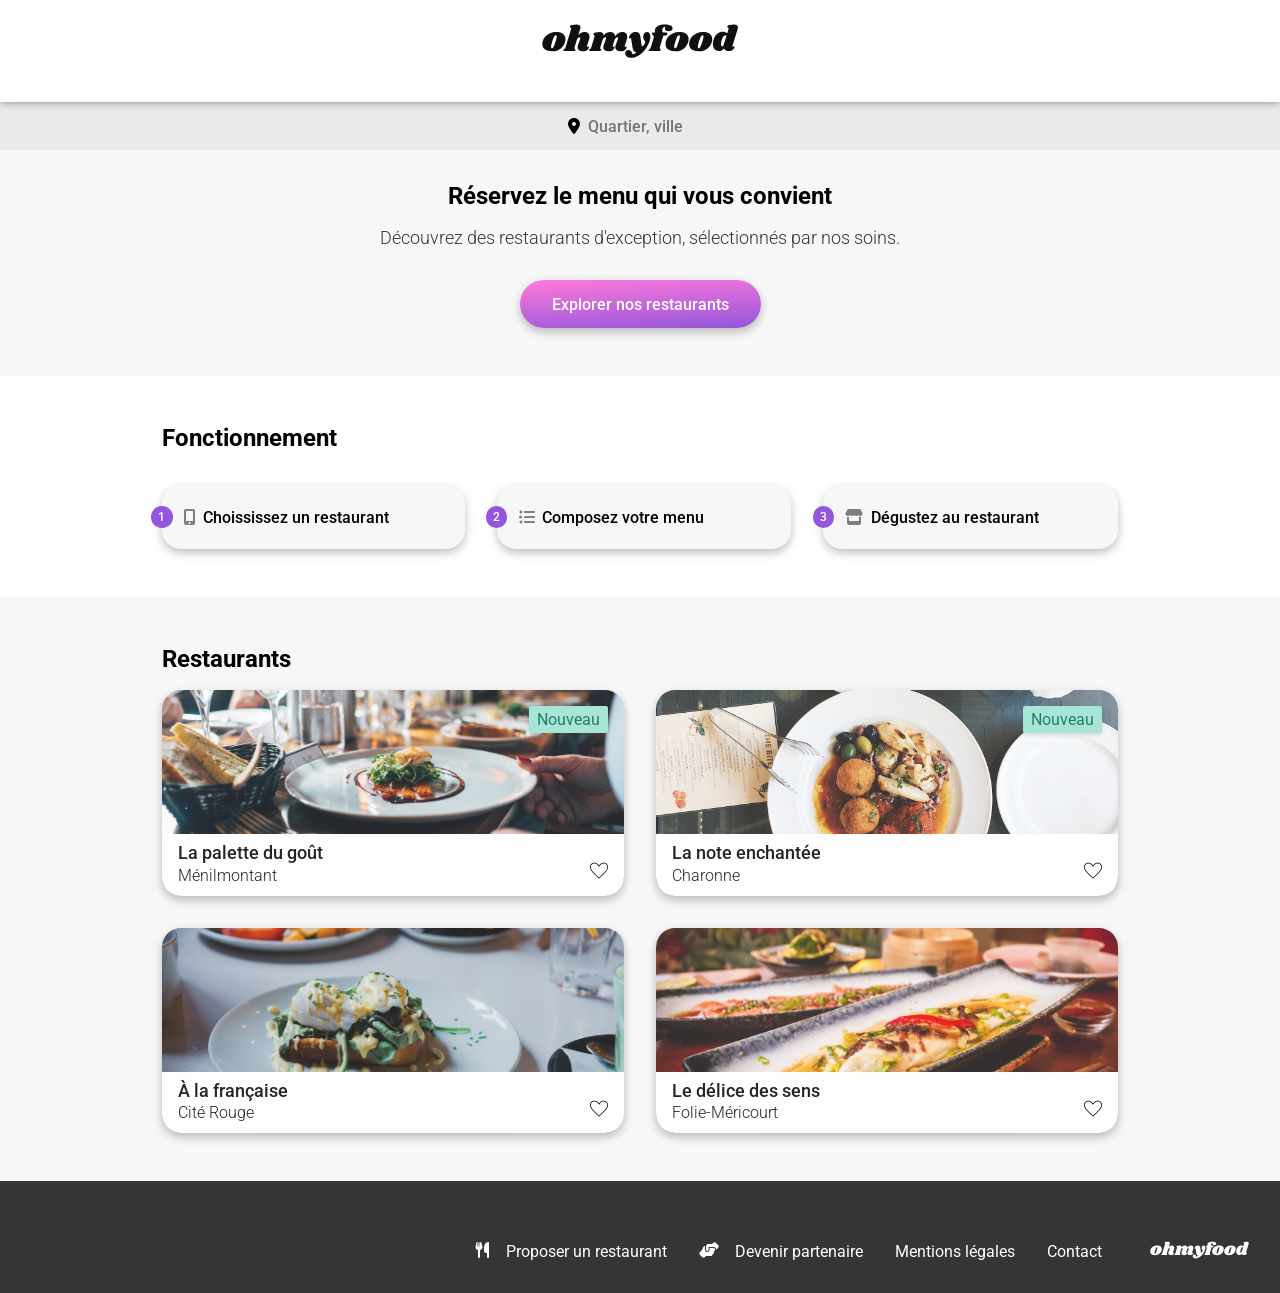
<file: index.html>
<!DOCTYPE html>
  <html lang="fr">
    <head>
    <meta charset="utf-8">
    <meta name="viewport" content="width=device-width, initial-scale=1.0 user-scalable=1 interactive-widget=overlays-content">
    <title lang="en" >ohmyfood</title>
    <meta name="description" content="Commandez vos repas en ligne avec ohmyfood. Composez vos propres menus et reservez un horaire dans notre selection de restaurant gastronomiques. Rapide et simple, vos plats seront déja préparés et cela vous fera économiser du temps.">
    <META NAME="robots" CONTENT="index, follow">
    <link rel="stylesheet" href="./sass/main.css">    
    <base target="_parent">
    <link rel="preconnect" href="https://fonts.googleapis.com">
    <link rel="preconnect" href="https://fonts.gstatic.com" crossorigin>
    <link href="https://fonts.googleapis.com/css2?family=Roboto:wght@100;300;400;500;700&family=Shrikhand&display=swap" rel="stylesheet">
    <link rel="stylesheet" href="https://fonts.googleapis.com/css2?family=Material+Symbols+Outlined:opsz,wght,FILL,GRAD@20..48,100..700,0..1,-50..200" >
    <link rel="stylesheet" href="https://cdnjs.cloudflare.com/ajax/libs/font-awesome/6.2.1/css/all.min.css"
    integrity="sha512-MV7K8+y+gLIBoVD59lQIYicR65iaqukzvf/nwasF0nqhPay5w/9lJmVM2hMDcnK1OnMGCdVK+iQrJ7lzPJQd1w=="
    crossorigin="anonymous" referrerpolicy="no-referrer">
  </head>
  <body>
    <header class="visual-identity"> 
      <div class="visual-identity__master-logo">
        <img  src="./assets/images/logo/ohmyfood@2x.svg" alt="logo de ohmyfood">
      </div>
      <nav class="visual-identity__back-arrow--hidden">
        <a href="index.html" title="Page d'accueil"><i class="fa-solid fa-arrow-left"></i></a>
      </nav>
    </header>   
      <aside class="loader">
        <div class="loader__background">
          <div class="loader__background-top"></div>
          <div class="loader__background-middle">
            <div class="loader__background-middle-left"></div>
            <div class="loader__background-middle-center">
              <img src="./assets/images/restaurants/jay-wennington-N_Y88TWmGwA-unsplash.jpg" alt="ohmyfood" aria-hidden="true">
              <div class="loader__progress-bar"></div> 
              <img  class="nocolor" src="./assets/images/logo/ohmyfood_nocolor-with-border.png" alt="logo de ohmyfood" aria-hidden="true">
            </div>  
            <div class="loader__background-middle-right"></div>
          </div>
          <div class="loader__background-bottom"></div> 
        </div>
      </aside>    
    <main>   
        <menu class="menu-accessibility">  
          <li><a href="#to-the-explanation">Contenu</a></li>
          <li><a class="contrasts" href="#to-contrasts">CONTRASTES</a></li>
          <li><a href="#rechercher" id="to-the-research">Formulaire de recherche géographique</a></li>
          <li><a href="#to-the-restaurants_first-card">Liste de restaurants</a></li>
          <li><a href="#to-the-footer">Pied de page</a></li>
        </menu>
      <section class="find-a-place if-prefers-reduced-motion">        
          <div class="balloon-dot">
          <span class="balloon-dot__1">.</span><span class="balloon-dot__2">.</span><span class="balloon-dot__3">.</span><span class="balloon-dot__4">.</span><span class="balloon-dot__5">.</span><span class="balloon-dot__6">.</span><span class="balloon-dot__7">.</span><span class="balloon-dot__8">.</span><span class="balloon-dot__9">.</span><span class="balloon-dot__10">.</span><span class="balloon-dot__11">.</span><span class="balloon-dot__12">.</span>
          </div>
        <form method="get" action="/action_file.php">
          <span class="location find-a-place__location-icon" aria-hidden="true">
            <i class="fa-solid fa-location-dot"></i>
          </span>         
          <label for="rechercher">
            <span class="find-a-place__thumbnail"><span class="find-a-place__title">Vous pouvez indiquer un lieu où recherchez un restaurant</span></span>
            <input class="find-a-place__research" type="search" name="ville" id="rechercher" placeholder="Quartier, ville" title="Vous pouvez indiquer un lieu où recherchez un restaurant" aria-labelledby="to-the-research" required>
          </label>
        </form>
      </section>
      <section class="discovery"> 
        <h1 class="discovery__title">Réservez le menu qui vous convient</h1>
        <p class="discovery__subtitle">Découvrez des restaurants d'exception, sélectionnés par nos soins.</p>        
          <a class="order-btn if-prefers-reduced-motion" href="#to-the-restaurants" title="Vers la liste des restaurants">Explorer nos restaurants</a>
      </section>
      <section class="explanation" id="to-the-explanation">
        <h2 class="explanation__title">Fonctionnement</h2> 
        <div class="explanation__all-cards">
          <div class="explanation__card">
            <span class="explanation__circle">1</span>
            <i class="fa-solid fa-mobile-screen-button " aria-hidden="true"></i>
            <p class="explanation__text">Choississez un restaurant</p>
          </div>
          <div class="explanation__card">
            <span class="explanation__circle">2</span>
            <i class="fa-solid fa-list-ul" aria-hidden="true"></i>
            <p class="explanation__text">Composez votre menu</p>
          </div>
          <div class="explanation__card">
            <span class="explanation__circle">3</span>
            <i class="fa-sharp fa-solid fa-store" aria-hidden="true"></i>
            <p class="explanation__text">Dégustez au restaurant</p>
          </div>
        </div>
      </section>
      <section class="restaurants" id="to-the-restaurants">
        <h2 class="restaurants__title">Restaurants</h2>
        <nav class="restaurants__all-cards">
          <article class="restaurants__card" id="to-the-restaurants_first-card">
            <!-- Like and unlike Restaurants | Heart empty or full -->
            <div class="restaurants__heart-like if-prefers-reduced-motion" title="Icône en forme de coeur, que vous pouvez cocher afin d'ajouter ce restaurant dans vos favoris" aria-label="Icône en forme de coeur, que vous pouvez cocher afin d'ajouter ce restaurant dans vos favoris" id="heart-01">               
              <input type="checkbox" name="heart" id="like_la-palette-du-gout" class="restaurants__like" aria-labelledby="heart-01"> 
              <label for="like_la-palette-du-gout" class="heart">                  
                <i class="restaurants__heart restaurants__heart--full material-symbols-outlined"  aria-hidden="true">favorite</i>              
              </label>
              <i class="restaurants__heart restaurants__heart--empty material-symbols-outlined" aria-hidden="true">favorite</i>
              <i class="restaurants__heart restaurants__heart--background material-symbols-outlined" aria-hidden="true">favorite</i>               
            </div>                
            <!-- End | Heart empty or full  -->  
            <a href="./Pages_restaurants/la-palette-du-gout.html" title="Vers la page des menus du restaurants" class="restaurants__card-link">
              <span class="if-prefers-reduced-motion restaurants__thumbnail-new start-lag" aria-label="Restaurant nouvellement ajouté">Nouveau</span>
              <img src="./assets/images/restaurants/jay-wennington-N_Y88TWmGwA-unsplash.jpg" alt="Photo d'une entrée proposé par ce restaurant">
              <div class="restaurants__card-comment if-prefers-reduced-motion">
                <div class="restaurants__card-text">
                  <h4 class="restaurants__card-title">La palette du goût</h4>
                  <p class="restaurants__card-subtitle">Ménilmontant</p>
                </div>
              </div>
            </a>
          </article>  
          <article class="restaurants__card">
            <!-- Like and unlike Restaurants | Heart empty or full -->
            <div class="restaurants__heart-like if-prefers-reduced-motion" title="Icône en forme de coeur, que vous pouvez cocher afin d'ajouter ce restaurant dans vos favoris" aria-label="Icône en forme de coeur, que vous pouvez cocher afin d'ajouter ce restaurant dans vos favoris"  id="heart-02">               
              <input type="checkbox" name="heart" id="like_la-note-enchantee" class="restaurants__like" aria-labelledby="heart-02"> 
              <label for="like_la-note-enchantee" class="heart">                  
              <i class="restaurants__heart restaurants__heart--full material-symbols-outlined" aria-hidden="true">favorite</i>              
              </label>
              <i class="restaurants__heart restaurants__heart--empty material-symbols-outlined" aria-hidden="true">favorite</i>
              <i class="restaurants__heart restaurants__heart--background material-symbols-outlined" aria-hidden="true">favorite</i>               
            </div>                
            <!-- End | Heart empty or full  -->
            <a class="restaurants__card-link" href="./Pages_restaurants/la-note-enchantee.html" title="Vers la page des menus du restaurants">
              <span class="if-prefers-reduced-motion restaurants__thumbnail-new" aria-label="Restaurant nouvellement ajouté">Nouveau</span>
              <img src="./assets/images/restaurants/stil-u2Lp8tXIcjw-unsplash.jpg" alt="Photo d'un plats de resitatance proposé par ce restaurant">
              <div class="restaurants__card-comment if-prefers-reduced-motion">
                <div class="restaurants__card-text">
                  <h4 class="restaurants__card-title">La note enchantée</h4>
                  <p class="restaurants__card-subtitle">Charonne</p>
                </div>
              </div>
            </a>
          </article>
          <article class="restaurants__card">
            <!-- Like and unlike Restaurants | Heart empty or full -->
            <div class="restaurants__heart-like if-prefers-reduced-motion" title="Icône en forme de coeur, que vous pouvez cocher afin d'ajouter ce restaurant dans vos favoris" aria-label="Icône en forme de coeur, que vous pouvez cocher afin d'ajouter ce restaurant dans vos favoris" id="heart-03">               
              <input type="checkbox" name="heart" id="like_a-la-francaise" class="restaurants__like" aria-labelledby="heart-03"> 
              <label for="like_a-la-francaise" class="heart">                  
                <i class="restaurants__heart restaurants__heart--full material-symbols-outlined" aria-hidden="true">favorite</i>              
              </label>
              <i class="restaurants__heart restaurants__heart--empty material-symbols-outlined" aria-hidden="true">favorite</i>
              <i class="restaurants__heart restaurants__heart--background material-symbols-outlined" aria-hidden="true">favorite</i>               
            </div>                
            <!-- End | Heart empty or full  -->
            <a class="restaurants__card-link"  href="./Pages_restaurants/a-la-francaise.html " title="Vers la page des menus du restaurants"> 
              <img src="./assets/images/restaurants/toa-heftiba-DQKerTsQwi0-unsplash.jpg" alt="Photo d'un dessert avec de la chantilly proposé par ce restaurant">
              <div class="restaurants__card-comment if-prefers-reduced-motion">
                <div class="restaurants__card-text">
                  <h4 class="restaurants__card-title">À la française</h4>
                  <p class="restaurants__card-subtitle">Cité Rouge</p>
                </div>
              </div>                       
            </a>
          </article>
          <article class="restaurants__card">
            <!-- Like and unlike Restaurants | Heart empty or full -->
            <div class="restaurants__heart-like if-prefers-reduced-motion" title="Icône en forme de coeur, que vous pouvez cocher afin d'ajouter ce restaurant dans vos favoris" aria-label="Icône en forme de coeur, que vous pouvez cocher afin d'ajouter ce restaurant dans vos favoris" id="heart-04">               
              <input type="checkbox" name="heart" id="like_le-delice-des-sens" class="restaurants__like" aria-labelledby="heart-04"> 
              <label for="like_le-delice-des-sens" class="heart">                  
                <i class="restaurants__heart restaurants__heart--full material-symbols-outlined" aria-hidden="true">favorite</i>              
              </label>
              <i class="restaurants__heart restaurants__heart--empty material-symbols-outlined" aria-hidden="true">favorite</i>
              <i class="restaurants__heart restaurants__heart--background material-symbols-outlined" aria-hidden="true">favorite</i>               
            </div>                
            <!-- End | Heart empty or full  -->
            <a class="restaurants__card-link" href="./Pages_restaurants/le-delice-des-sens.html" title="Vers la page des menus du restaurants"> 
              <img src="./assets/images/restaurants/louis-hansel-shotsoflouis-qNBGVyOCY8Q-unsplash.jpg" alt="Photo d'un plats de poison proposé par ce restaurant">
              <div class="restaurants__card-comment if-prefers-reduced-motion">
                <div class="restaurants__card-text">
                  <h4 class="restaurants__card-title">Le délice des sens</h4>
                  <p class="restaurants__card-subtitle">Folie-Méricourt</p>
                </div>
              </div>           
            </a>
          </article> 
        </nav>
      </section>
    </main>
    <footer class="auxiliary-menu" id="to-the-footer">
      <h3 class="auxiliary-menu__title" lang="en" >ohmyfood</h3>
        <ul class="auxiliary-menu__all">
          <li><a class="auxiliary-menu__link" href="#" target="_blank" rel="noreferrer noopener" id="to-the-footer-menu"><i class="auxiliary-menu__icon fa-solid fa-utensils" aria-hidden="true"></i>Proposer un restaurant</a></li>
          <li><a class="auxiliary-menu__link" href="#" target="_blank" rel="noreferrer noopener"><i class="auxiliary-menu__icon fa-solid fa-handshake-angle" aria-hidden="true"></i>Devenir partenaire</a></li>
          <li><a class="auxiliary-menu__link" href="#" target="_blank" rel="noreferrer noopener">Mentions légales</a></li>
          <li><a class="auxiliary-menu__link" href="mailto:simon.lm.dev@pm.me?subject=Contact%20depuis%20ohmyfood&body=Message%20predefini" target="_blank" rel="noreferrer noopener">Contact</a></li>
        </ul>
    </footer>
  </body>
</html>
</file>
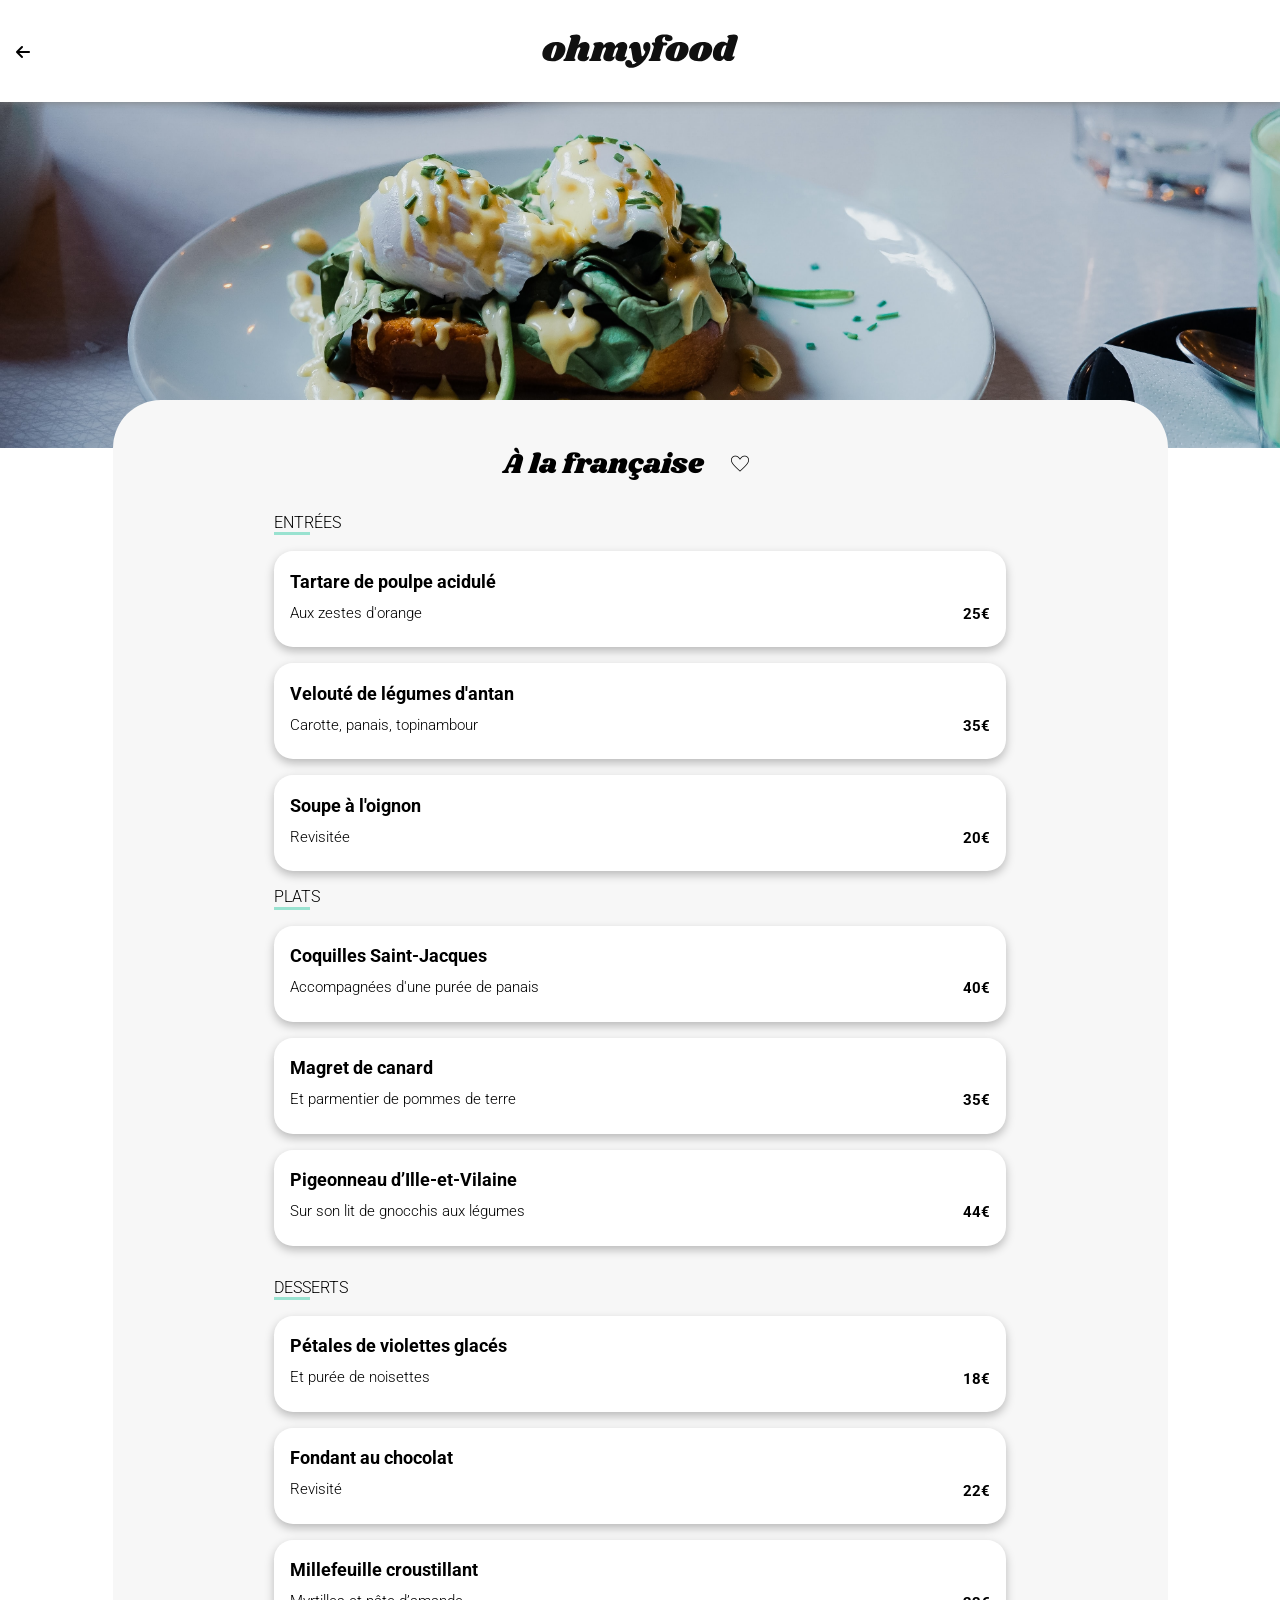
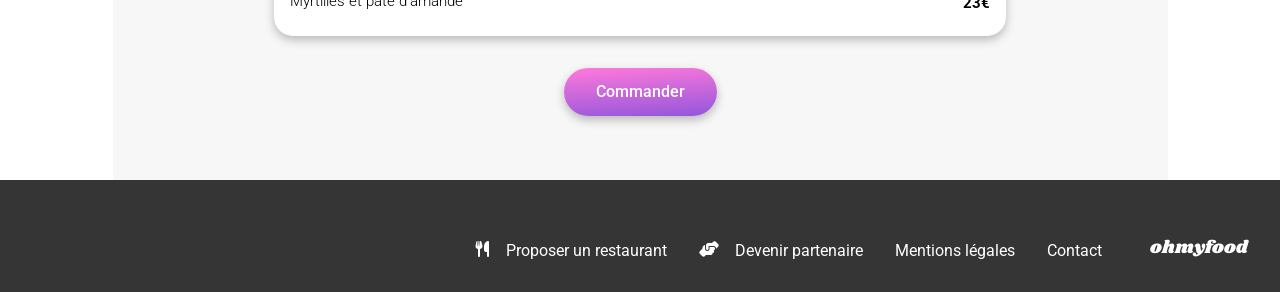
<file: Pages_restaurants/a-la-francaise.html>
<!DOCTYPE html>
<html lang="fr">
  <head>
    <meta charset="utf-8">
    <meta name="viewport" content="width=device-width, initial-scale=1.0 user-scalable=1 interactive-widget=overlays-content">
    <title lang="en" >ohmyfood</title>
    <meta name="description" content="Commandez vos repas en ligne avec ohmyfood. Composez vos propres menus et reservez un horaire dans notre selection de restaurant gastronomiques. Rapide et simple, vos plats seront déja préparés et cela vous fera économiser du temps.">
    <META NAME="robots" CONTENT="index, follow">
    <link rel="stylesheet" href="../sass/main.css">    
    <base target="_parent">
    <link rel="preconnect" href="https://fonts.googleapis.com">
    <link rel="preconnect" href="https://fonts.gstatic.com" crossorigin>
    <link href="https://fonts.googleapis.com/css2?family=Roboto:wght@100;300;400;500;700&family=Shrikhand&display=swap" rel="stylesheet">
    <link rel="stylesheet" href="https://fonts.googleapis.com/css2?family=Material+Symbols+Outlined:opsz,wght,FILL,GRAD@20..48,100..700,0..1,-50..200" >
    <link rel="stylesheet" href="https://cdnjs.cloudflare.com/ajax/libs/font-awesome/6.2.1/css/all.min.css"
    integrity="sha512-MV7K8+y+gLIBoVD59lQIYicR65iaqukzvf/nwasF0nqhPay5w/9lJmVM2hMDcnK1OnMGCdVK+iQrJ7lzPJQd1w=="
    crossorigin="anonymous" referrerpolicy="no-referrer">
  </head>
  <body>
    <header class="visual-identity"> 
      <div class="visual-identity__master-logo">
        <img  src="../assets/images/logo/ohmyfood@2x.svg" alt="logo de ohmyfood">
      </div>
      <nav class="visual-identity__back-arrow if-prefers-reduced-motion">
        <a href="../index.html" title="Page d'accueil"><i class="fa-solid fa-arrow-left"></i></a>
      </nav>
    </header>
    <div class="menu-restaurants__img-top menu-restaurants-4__img-top"></div>
    <main class="menu-restaurants menu-restaurants-4 ">
    <section class="name-restaurants">
        <h5 class="name-restaurants__title"></h5>
        <!-- Like and unlike Restaurants | Heart empty or full -->
        <div class="restaurants__heart-like if-prefers-reduced-motion">               
          <input type="checkbox" name="heart" id="like_la-palette-du-gout" class="restaurants__like" title="Icône en forme de coeur, que vous pouvez cochez pour enregistrer ce restaurant dans vos favoris" aria-label="Icône en forme de coeur, que vous pouvez cochez pour enregistrer ce restaurant dans vos favoris"> 
          <label for="like_la-palette-du-gout" class="heart" >                  
            <i class="restaurants__heart restaurants__heart--full material-symbols-outlined" aria-hidden="true">favorite</i>              
          </label>
         <i class="restaurants__heart restaurants__heart--empty material-symbols-outlined" aria-hidden="true">favorite</i>
          <i class="restaurants__heart restaurants__heart--background material-symbols-outlined" aria-hidden="true">favorite</i>               
        </div>          
        <!-- End | Heart empty or full  -->   
      </section>
      <section  class="menu-restaurants__all-meal">
        <div class="entries animations-time-lag">
          <div class="entries__title-and-underline">
            <h6 class="entries__title if-prefers-reduced-motion">Entrées</h6>
            <div class="entries__underline"></div>
          </div>  
          <div class="entries__cards entries-1 animations-time-lag if-prefers-reduced-motion">
            <div class="entries__menu">
              <p class="entries__menu-heavy"></p>
              <p class="entries__menu-thin"></p>
            </div>
            <div>
              <p class="entries__price"></p>
            </div>
            <input type="checkbox" name="menu-choice" id="entrie-01" class="menu-choice-selected" aria-label="Sélectionnez ou déselectionnez ce menu">
            <label class="entries__menu-selected" for="entrie-01">
              <span class="material-symbols-outlined" aria-hidden="true"></span>
            </label>
          </div>
          <div class="entries__cards entries-2 animations-time-lag if-prefers-reduced-motion">
            <div class="entries__menu">
              <p class="entries__menu-heavy"></p>
              <p class="entries__menu-thin"></p>
            </div>
            <div>
              <p class="entries__price"></p>
            </div>
            <input type="checkbox" name="menu-choice" id="entrie-02" class="menu-choice-selected" aria-label="Sélectionnez ou déselectionnez ce menu">
            <label class="entries__menu-selected" for="entrie-02">
              <span class="material-symbols-outlined" aria-hidden="true"></span>
            </label>
          </div>
          <span class="material-symbols-outlined touch_app">touch_app</span>
          <div class="entries__cards entries-3 animations-time-lag if-prefers-reduced-motion">
            <div class="entries__menu">
              <p class="entries__menu-heavy"></p>
              <p class="entries__menu-thin"></p>
            </div>
            <div>
              <p class="entries__price"></p>
            </div>
            <input type="checkbox" name="menu-choice" id="entrie-03" class="menu-choice-selected" aria-label="Sélectionnez ou déselectionnez ce menu">
            <label class="entries__menu-selected" for="entrie-03">
              <span class="material-symbols-outlined" aria-hidden="true"></span>
            </label>
          </div>
        <div class="main-course animations-time-lag">
          <div class="main-course__title-and-underline">
            <h6 class="main-course__title if-prefers-reduced-motion">Plats</h6>
            <div class="main-course__underline"></div>
          </div>
          <div class="main-course__cards main-course-1 animations-time-lag if-prefers-reduced-motion">
            <div class="main-course__menu">
              <p class="main-course__menu-heavy"></p>
              <p class="main-course__menu-thin"></p>
            </div>
            <div>
              <p class="main-course__price"></p>
            </div>
            <input type="checkbox" name="menu-choice" id="main-course-01" class="menu-choice-selected" aria-label="Sélectionnez ou déselectionnez ce menu">
            <label class="main-course__menu-selected" for="main-course-01">
              <span class="material-symbols-outlined" aria-hidden="true"></span>
            </label>
          </div>
          <div class="main-course__cards main-course-2 animations-time-lag if-prefers-reduced-motion">
            <div class="main-course__menu">
              <p class="main-course__menu-heavy"></p>
              <p class="main-course__menu-thin"></p>
            </div>
            <div>
              <p class="main-course__price"></p>
            </div>
            <input type="checkbox" name="menu-choice" id="main-course-02" class="menu-choice-selected" aria-label="Sélectionnez ou déselectionnez ce menu">
            <label class="main-course__menu-selected" for="main-course-02">
              <span class="material-symbols-outlined" aria-hidden="true"></span>
            </label>
          </div>
          <div class="main-course__cards main-course-3 animations-time-lag if-prefers-reduced-motion">
            <div class="main-course__menu">
              <p class="main-course__menu-heavy"></p>
              <p class="main-course__menu-thin"></p>
            </div>
            <div>
              <p class="main-course__price"></p>
            </div>
            <input type="checkbox" name="menu-choice" id="main-course-03" class="menu-choice-selected" aria-label="Sélectionnez ou déselectionnez ce menu">
            <label class="main-course__menu-selected" for="main-course-03">
              <span class="material-symbols-outlined" aria-hidden="true"></span>
            </label>
          </div>
          </div>
        </div>
        <div  class="desserts">
          <div class="desserts__title-and-underline  if-prefers-reduced-motion">
            <h6 class="desserts__title if-prefers-reduced-motion">Desserts</h6>
            <div class="desserts__underline"></div>
          </div>
          <div class="desserts__cards desserts-1 animations-time-lag if-prefers-reduced-motion">
            <div class="desserts__menu">
              <p class="desserts__menu-heavy"></p>
              <p class="desserts__menu-thin"></p>
            </div>  
            <div>
              <p class="desserts__price"></p>
            </div>
            <input type="checkbox" name="menu-choice" id="desserts-01" class="menu-choice-selected" aria-label="Sélectionnez ou déselectionnez ce menu">
            <label class="desserts__menu-selected" for="desserts-01">
              <span class="material-symbols-outlined" aria-hidden="true"></span>
            </label>
          </div>
          <div class="desserts__cards desserts-2 animations-time-lag if-prefers-reduced-motion">
            <div class="desserts__menu">
              <p class="desserts__menu-heavy"></p>
              <p class="desserts__menu-thin"></p>
            </div>  
            <div>
              <p class="desserts__price"></p>
            </div>
            <input type="checkbox" name="menu-choice" id="desserts-02" class="menu-choice-selected" aria-label="Sélectionnez ou déselectionnez ce menu">
            <label class="desserts__menu-selected" for="desserts-02">
              <span class="material-symbols-outlined" aria-hidden="true"></span>
            </label>
          </div>
          <div class="desserts__cards desserts-3 animations-time-lag if-prefers-reduced-motion">
            <div class="desserts__menu">
              <p class="desserts__menu-heavy"></p>
              <p class="desserts__menu-thin"></p>
            </div>  
            <div>
              <p class="desserts__price"></p>
            </div>
            <input type="checkbox" name="menu-choice" id="desserts-03" class="menu-choice-selected" aria-label="Sélectionnez ou déselectionnez ce menu">
            <label class="desserts__menu-selected" for="desserts-03">
              <span class="material-symbols-outlined" aria-hidden="true"></span>
            </label>
          </div>
        </div>  
      </section>
      <button class="order-btn animations-time-lag if-prefers-reduced-motion">Commander</button>
    </main>
    <footer class="auxiliary-menu" id="to-the-footer">
      <h3 class="auxiliary-menu__title" lang="en" >ohmyfood</h3>
      <nav>
        <ul class="auxiliary-menu__all">
            <li><a class="auxiliary-menu__link" href="#" target="_blank" rel="noreferrer noopener" id="to-the-footer-menu"><i class="auxiliary-menu__icon fa-solid fa-utensils" aria-hidden="true"></i>Proposer un restaurant</a></li>
            <li><a class="auxiliary-menu__link" href="#" target="_blank" rel="noreferrer noopener"><i class="auxiliary-menu__icon fa-solid fa-handshake-angle" aria-hidden="true"></i>Devenir partenaire</a></li>
            <li><a class="auxiliary-menu__link" href="#" target="_blank" rel="noreferrer noopener">Mentions légales</a></li>
            <li><a class="auxiliary-menu__link" href="mailto:simon.lm.dev@pm.me?subject=Contact%20depuis%20ohmyfood&body=Message%20predefini" target="_blank" rel="noreferrer noopener">Contact</a></li>
        </ul>
      </nav>
    </footer>   
  </body>
</html>
</file>
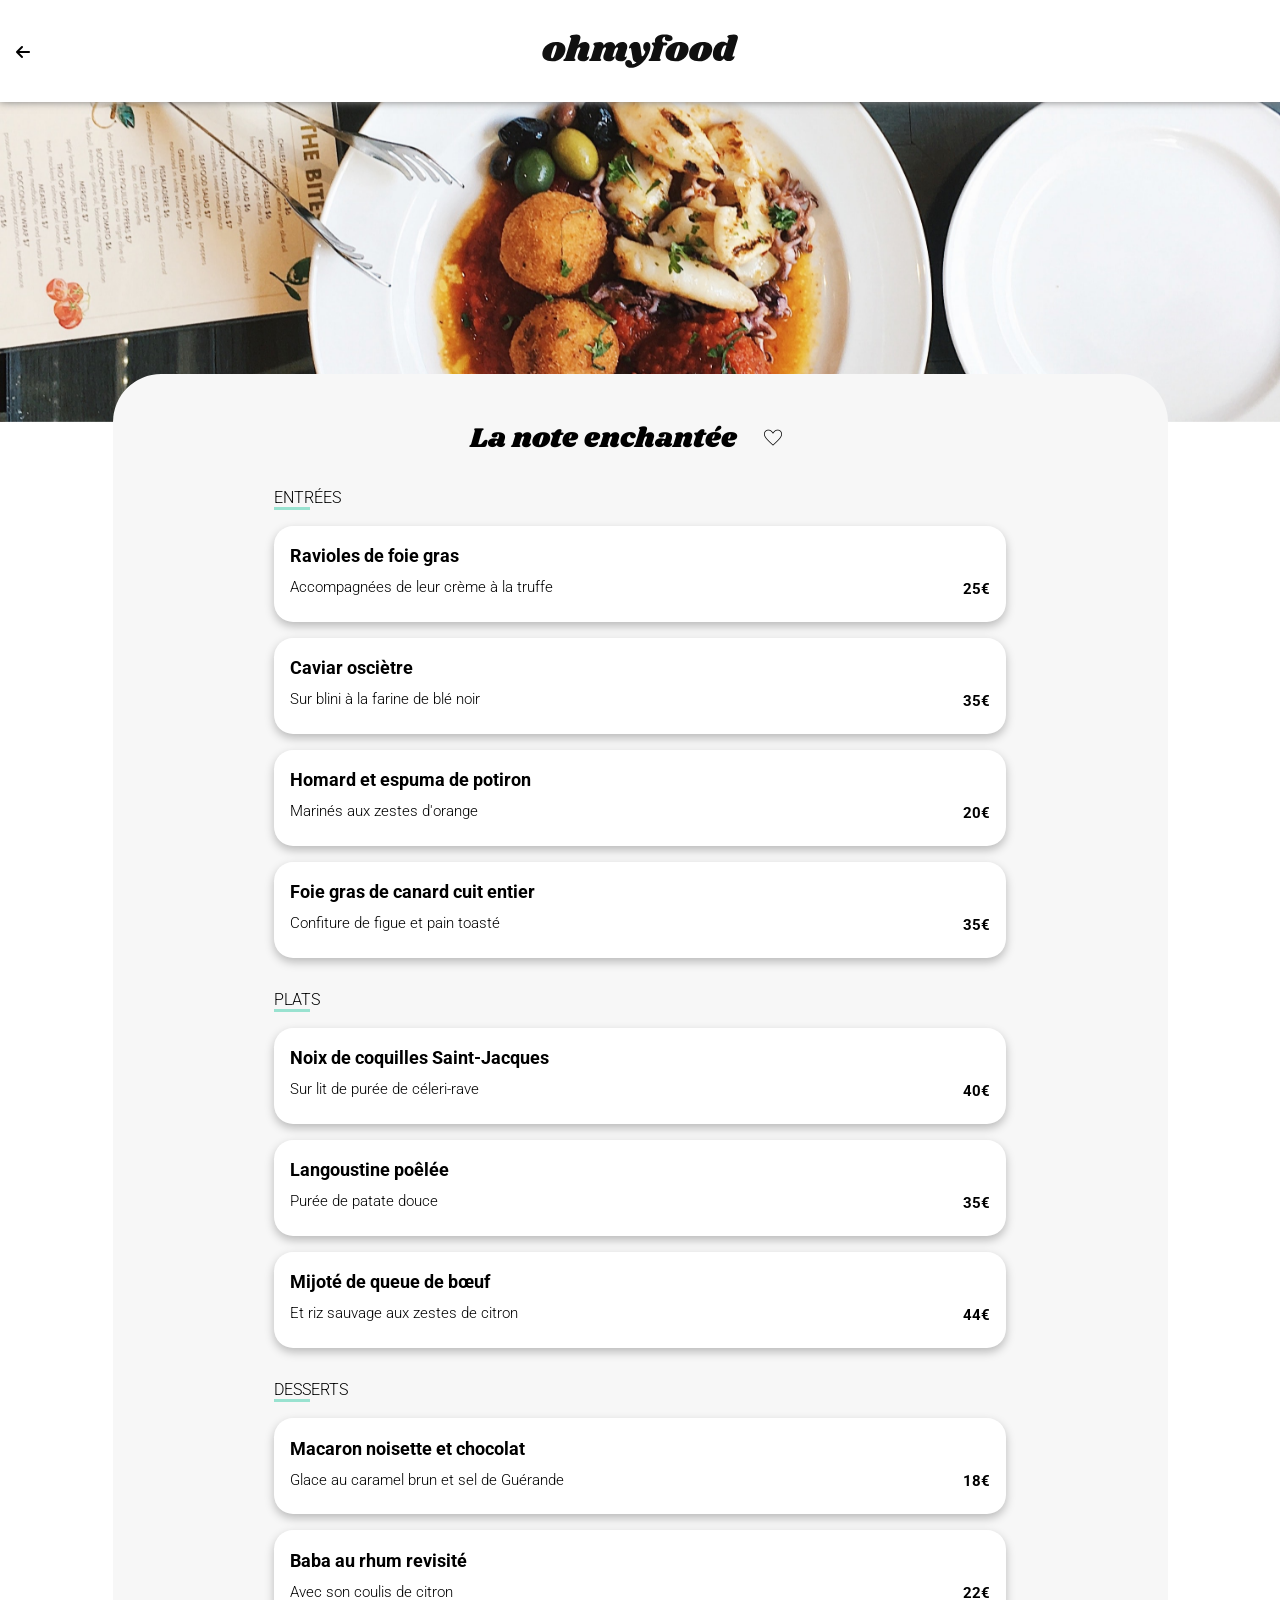
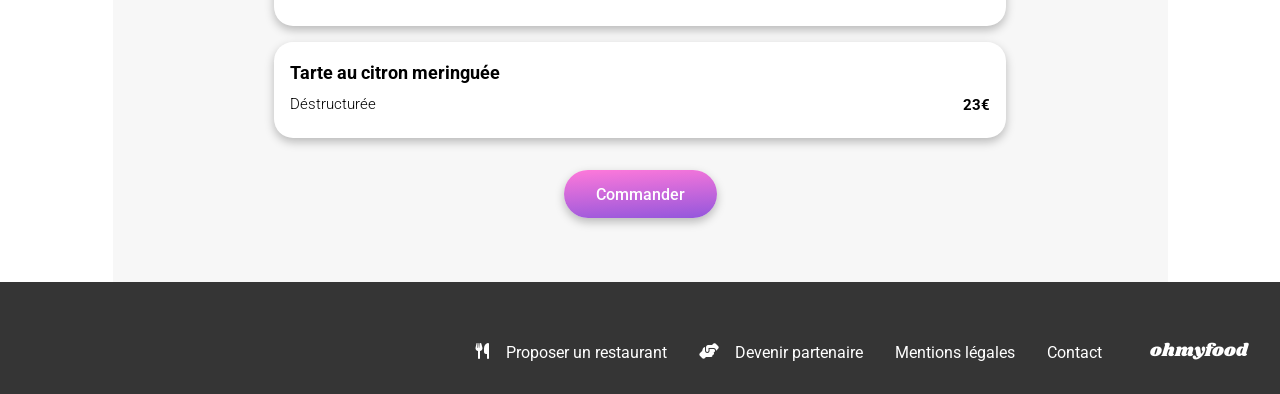
<file: Pages_restaurants/la-note-enchantee.html>
<!DOCTYPE html>
<html lang="fr">
  <head>
    <meta charset="utf-8">
    <meta name="viewport" content="width=device-width, initial-scale=1.0 user-scalable=1 interactive-widget=overlays-content">
    <title lang="en" >ohmyfood</title>
    <meta name="description" content="Commandez vos repas en ligne avec ohmyfood. Composez vos propres menus et reservez un horaire dans notre selection de restaurant gastronomiques. Rapide et simple, vos plats seront déja préparés et cela vous fera économiser du temps.">
    <META NAME="robots" CONTENT="index, follow">
    <link rel="stylesheet" href="../sass/main.css">    
    <base target="_parent">
    <link rel="preconnect" href="https://fonts.googleapis.com">
    <link rel="preconnect" href="https://fonts.gstatic.com" crossorigin>
    <link href="https://fonts.googleapis.com/css2?family=Roboto:wght@100;300;400;500;700&family=Shrikhand&display=swap" rel="stylesheet">
    <link rel="stylesheet" href="https://fonts.googleapis.com/css2?family=Material+Symbols+Outlined:opsz,wght,FILL,GRAD@20..48,100..700,0..1,-50..200" >
    <link rel="stylesheet" href="https://cdnjs.cloudflare.com/ajax/libs/font-awesome/6.2.1/css/all.min.css"
    integrity="sha512-MV7K8+y+gLIBoVD59lQIYicR65iaqukzvf/nwasF0nqhPay5w/9lJmVM2hMDcnK1OnMGCdVK+iQrJ7lzPJQd1w=="
    crossorigin="anonymous" referrerpolicy="no-referrer">
  </head>
  <body>
    <header class="visual-identity"> 
      <div class="visual-identity__master-logo">
        <img  src="../assets/images/logo/ohmyfood@2x.svg" alt="logo de ohmyfood">
      </div>
      <nav class="visual-identity__back-arrow if-prefers-reduced-motion">
        <a href="../index.html" title="Page d'accueil"><i class="fa-solid fa-arrow-left"></i></a>
      </nav>
    </header>
    <div class="menu-restaurants__img-top menu-restaurants-3__img-top"></div>   
    <main class="menu-restaurants menu-restaurants-3">
    <section class="name-restaurants">
        <h5 class="name-restaurants__title"></h5>
        <!-- Like and unlike Restaurants | Heart empty or full -->
        <div class="restaurants__heart-like if-prefers-reduced-motion">               
          <input type="checkbox" name="heart" id="like_la-palette-du-gout" class="restaurants__like" title="Icône en forme de coeur, que vous pouvez cochez pour enregistrer ce restaurant dans vos favoris" aria-label="Icône en forme de coeur, que vous pouvez cochez pour enregistrer ce restaurant dans vos favoris"> 
          <label for="like_la-palette-du-gout" class="heart" >                  
            <i class="restaurants__heart restaurants__heart--full material-symbols-outlined" aria-hidden="true">favorite</i>              
          </label>
         <i class="restaurants__heart restaurants__heart--empty material-symbols-outlined" aria-hidden="true">favorite</i>
          <i class="restaurants__heart restaurants__heart--background material-symbols-outlined" aria-hidden="true">favorite</i>               
        </div>          
        <!-- End | Heart empty or full  -->   
      </section>
      <section  class="menu-restaurants__all-meal">
        <div class="entries animations-time-lag">
          <div class="entries__title-and-underline">
            <h6 class="entries__title if-prefers-reduced-motion">Entrées</h6>
            <div class="entries__underline"></div>
          </div>  
          <div class="entries__cards entries-1 animations-time-lag if-prefers-reduced-motion">
            <div class="entries__menu">
              <p class="entries__menu-heavy"></p>
              <p class="entries__menu-thin"></p>
            </div>
            <div>
              <p class="entries__price"></p>
            </div>
            <input type="checkbox" name="menu-choice" id="entrie-01" class="menu-choice-selected" aria-label="Sélectionnez ou déselectionnez ce menu">
            <label class="entries__menu-selected" for="entrie-01">
              <span class="material-symbols-outlined" aria-hidden="true"></span>
            </label>
          </div>
          <div class="entries__cards entries-2 animations-time-lag if-prefers-reduced-motion">
            <div class="entries__menu">
              <p class="entries__menu-heavy"></p>
              <p class="entries__menu-thin"></p>
            </div>
            <div>
              <p class="entries__price"></p>
            </div>
            <input type="checkbox" name="menu-choice" id="entrie-02" class="menu-choice-selected" aria-label="Sélectionnez ou déselectionnez ce menu">
            <label class="entries__menu-selected" for="entrie-02">
              <span class="material-symbols-outlined" aria-hidden="true"></span>
            </label>
          </div>
          <span class="material-symbols-outlined touch_app">touch_app</span>
          <div class="entries__cards entries-3 animations-time-lag if-prefers-reduced-motion">
            <div class="entries__menu">
              <p class="entries__menu-heavy"></p>
              <p class="entries__menu-thin"></p>
            </div>
            <div>
              <p class="entries__price"></p>
            </div>
            <input type="checkbox" name="menu-choice" id="entrie-03" class="menu-choice-selected" aria-label="Sélectionnez ou déselectionnez ce menu">
            <label class="entries__menu-selected" for="entrie-03">
              <span class="material-symbols-outlined" aria-hidden="true"></span>
            </label>
          </div>
          <div class="entries__cards entries-4 animations-time-lag if-prefers-reduced-motion">
            <div class="entries__menu">
              <p class="entries__menu-heavy"></p>
              <p class="entries__menu-thin"></p>
            </div>
            <div>
              <p class="entries__price"></p>
            </div>
            <input type="checkbox" name="menu-choice" id="entrie-04" class="menu-choice-selected" aria-label="Sélectionnez ou déselectionnez ce menu">
            <label class="entries__menu-selected" for="entrie-04">
              <span class="material-symbols-outlined" aria-hidden="true"></span>
            </label>
          </div>
        </div>
        <div class="main-course animations-time-lag">
          <div class="main-course__title-and-underline">
            <h6 class="main-course__title if-prefers-reduced-motion">Plats</h6>
            <div class="main-course__underline"></div>
          </div>
          <div class="main-course__cards main-course-1 animations-time-lag if-prefers-reduced-motion">
            <div class="main-course__menu">
              <p class="main-course__menu-heavy"></p>
              <p class="main-course__menu-thin"></p>
            </div>
            <div>
              <p class="main-course__price"></p>
            </div>
            <input type="checkbox" name="menu-choice" id="main-course-01" class="menu-choice-selected" aria-label="Sélectionnez ou déselectionnez ce menu">
            <label class="main-course__menu-selected" for="main-course-01">
              <span class="material-symbols-outlined" aria-hidden="true"></span>
            </label>
          </div>
          <div class="main-course__cards main-course-2 animations-time-lag if-prefers-reduced-motion">
            <div class="main-course__menu">
              <p class="main-course__menu-heavy"></p>
              <p class="main-course__menu-thin"></p>
            </div>
            <div>
              <p class="main-course__price"></p>
            </div>
            <input type="checkbox" name="menu-choice" id="main-course-02" class="menu-choice-selected" aria-label="Sélectionnez ou déselectionnez ce menu">
            <label class="main-course__menu-selected" for="main-course-02">
              <span class="material-symbols-outlined" aria-hidden="true"></span>
            </label>
          </div>
          <div class="main-course__cards main-course-3 animations-time-lag if-prefers-reduced-motion">
            <div class="main-course__menu">
              <p class="main-course__menu-heavy"></p>
              <p class="main-course__menu-thin"></p>
            </div>
            <div>
              <p class="main-course__price"></p>
            </div>
            <input type="checkbox" name="menu-choice" id="main-course-03" class="menu-choice-selected" aria-label="Sélectionnez ou déselectionnez ce menu">
            <label class="main-course__menu-selected" for="main-course-03">
              <span class="material-symbols-outlined" aria-hidden="true"></span>
            </label>
          </div>
        </div>
        <div  class="desserts">
          <div class="desserts__title-and-underline  if-prefers-reduced-motion">
            <h6 class="desserts__title if-prefers-reduced-motion">Desserts</h6>
            <div class="desserts__underline"></div>
          </div>
          <div class="desserts__cards desserts-1 animations-time-lag if-prefers-reduced-motion">
            <div class="desserts__menu">
              <p class="desserts__menu-heavy"></p>
              <p class="desserts__menu-thin"></p>
            </div>  
            <div>
              <p class="desserts__price"></p>
            </div>
            <input type="checkbox" name="menu-choice" id="desserts-01" class="menu-choice-selected" aria-label="Sélectionnez ou déselectionnez ce menu">
            <label class="desserts__menu-selected" for="desserts-01">
              <span class="material-symbols-outlined" aria-hidden="true"></span>
            </label>
          </div>
          <div class="desserts__cards desserts-2 animations-time-lag if-prefers-reduced-motion">
            <div class="desserts__menu">
              <p class="desserts__menu-heavy"></p>
              <p class="desserts__menu-thin"></p>
            </div>  
            <div>
              <p class="desserts__price"></p>
            </div>
            <input type="checkbox" name="menu-choice" id="desserts-02" class="menu-choice-selected" aria-label="Sélectionnez ou déselectionnez ce menu">
            <label class="desserts__menu-selected" for="desserts-02">
              <span class="material-symbols-outlined" aria-hidden="true"></span>
            </label>
          </div>
          <div class="desserts__cards desserts-3 animations-time-lag if-prefers-reduced-motion">
            <div class="desserts__menu">
              <p class="desserts__menu-heavy"></p>
              <p class="desserts__menu-thin"></p>
            </div>  
            <div>
              <p class="desserts__price"></p>
            </div>
            <input type="checkbox" name="menu-choice" id="desserts-03" class="menu-choice-selected" aria-label="Sélectionnez ou déselectionnez ce menu">
            <label class="desserts__menu-selected" for="desserts-03">
              <span class="material-symbols-outlined" aria-hidden="true"></span>
            </label>
          </div>
      </section>
      <button class="order-btn animations-time-lag if-prefers-reduced-motion">Commander</button>
    </main>
    <footer class="auxiliary-menu" id="to-the-footer">
      <h3 class="auxiliary-menu__title" lang="en" >ohmyfood</h3>
      <nav>
        <ul class="auxiliary-menu__all">
            <li><a class="auxiliary-menu__link" href="#" target="_blank" rel="noreferrer noopener" id="to-the-footer-menu"><i class="auxiliary-menu__icon fa-solid fa-utensils" aria-hidden="true"></i>Proposer un restaurant</a></li>
            <li><a class="auxiliary-menu__link" href="#" target="_blank" rel="noreferrer noopener"><i class="auxiliary-menu__icon fa-solid fa-handshake-angle" aria-hidden="true"></i>Devenir partenaire</a></li>
            <li><a class="auxiliary-menu__link" href="#" target="_blank" rel="noreferrer noopener">Mentions légales</a></li>
            <li><a class="auxiliary-menu__link" href="mailto:simon.lm.dev@pm.me?subject=Contact%20depuis%20ohmyfood&body=Message%20predefini" target="_blank" rel="noreferrer noopener">Contact</a></li>
        </ul>
      </nav>
    </footer>   
  </body>
</html>
</file>
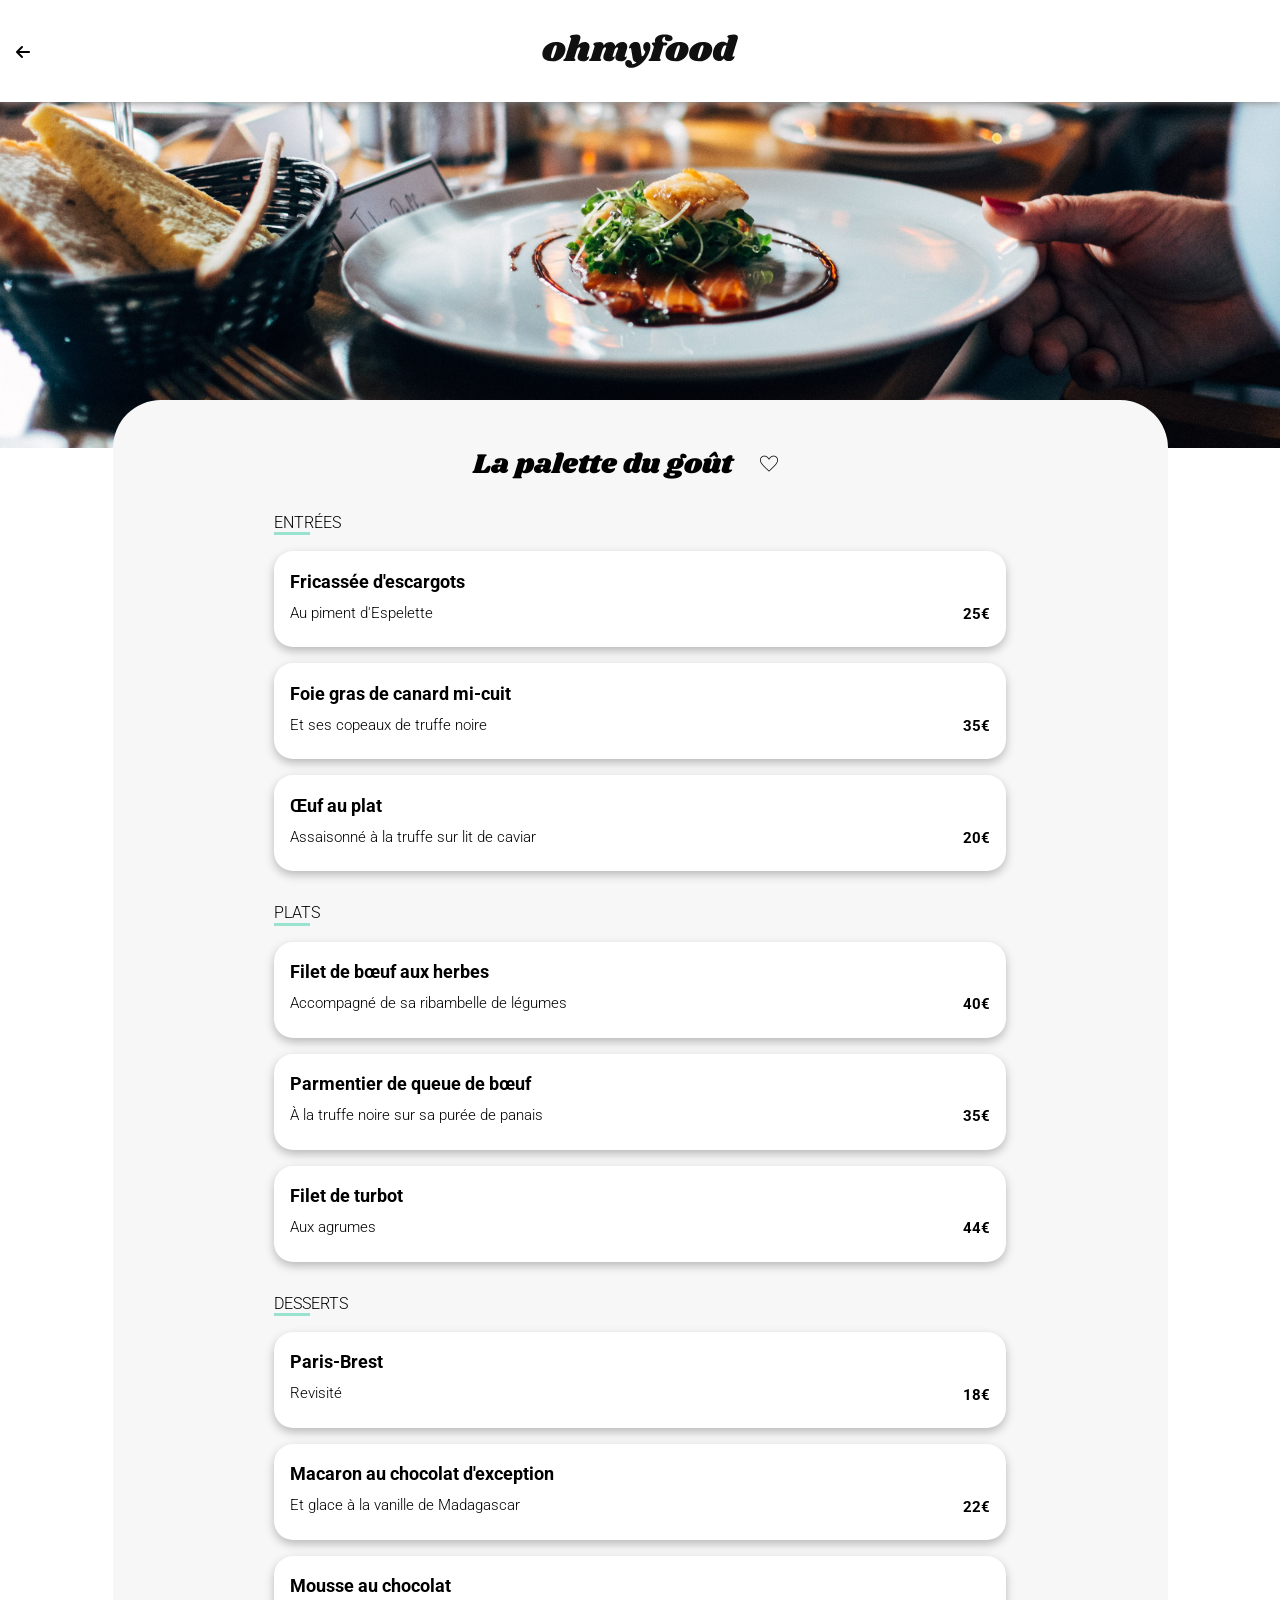
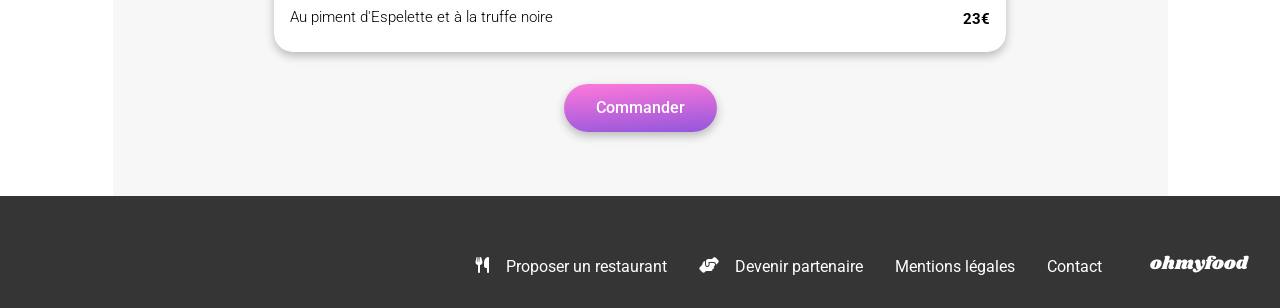
<file: Pages_restaurants/la-palette-du-gout.html>
<!DOCTYPE html>
<html lang="fr">
  <head>
    <meta charset="utf-8">
    <meta name="viewport" content="width=device-width, initial-scale=1.0 user-scalable=1 interactive-widget=overlays-content">
    <title lang="en" >ohmyfood</title>
    <meta name="description" content="Commandez vos repas en ligne avec ohmyfood. Composez vos propres menus et reservez un horaire dans notre selection de restaurant gastronomiques. Rapide et simple, vos plats seront déja préparés et cela vous fera économiser du temps.">
    <META NAME="robots" CONTENT="index, follow">
    <link rel="stylesheet" href="../sass/main.css">    
    <base target="_parent">
    <link rel="preconnect" href="https://fonts.googleapis.com">
    <link rel="preconnect" href="https://fonts.gstatic.com" crossorigin>
    <link href="https://fonts.googleapis.com/css2?family=Roboto:wght@100;300;400;500;700&family=Shrikhand&display=swap" rel="stylesheet">
    <link rel="stylesheet" href="https://fonts.googleapis.com/css2?family=Material+Symbols+Outlined:opsz,wght,FILL,GRAD@20..48,100..700,0..1,-50..200" >
    <link rel="stylesheet" href="https://cdnjs.cloudflare.com/ajax/libs/font-awesome/6.2.1/css/all.min.css"
    integrity="sha512-MV7K8+y+gLIBoVD59lQIYicR65iaqukzvf/nwasF0nqhPay5w/9lJmVM2hMDcnK1OnMGCdVK+iQrJ7lzPJQd1w=="
    crossorigin="anonymous" referrerpolicy="no-referrer">
  </head>
  <body>
    <header class="visual-identity"> 
      <div class="visual-identity__master-logo">
        <img  src="../assets/images/logo/ohmyfood@2x.svg" alt="logo de ohmyfood">
      </div>
      <nav class="visual-identity__back-arrow if-prefers-reduced-motion">
        <a href="../index.html" title="Page d'accueil"><i class="fa-solid fa-arrow-left"></i></a>
      </nav>
    </header>
    <div class="menu-restaurants__img-top menu-restaurants-1__img-top"></div>
    <main class="menu-restaurants menu-restaurants-1">    
    <section class="name-restaurants">
        <h5 class="name-restaurants__title"></h5>
        <!-- Like and unlike Restaurants | Heart empty or full -->
        <div class="restaurants__heart-like if-prefers-reduced-motion">               
          <input type="checkbox" name="heart" id="like_la-palette-du-gout" class="restaurants__like" title="Icône en forme de coeur, que vous pouvez cochez pour enregistrer ce restaurant dans vos favoris" aria-label="Icône en forme de coeur, que vous pouvez cochez pour enregistrer ce restaurant dans vos favoris"> 
          <label for="like_la-palette-du-gout" class="heart" >                  
            <i class="restaurants__heart restaurants__heart--full material-symbols-outlined" aria-hidden="true">favorite</i>              
          </label>
         <i class="restaurants__heart restaurants__heart--empty material-symbols-outlined" aria-hidden="true">favorite</i>
          <i class="restaurants__heart restaurants__heart--background material-symbols-outlined" aria-hidden="true">favorite</i>               
        </div>          
        <!-- End | Heart empty or full  -->   
      </section>
      <section  class="menu-restaurants__all-meal">
        <div class="entries animations-time-lag">
          <div class="entries__title-and-underline">
            <h6 class="entries__title if-prefers-reduced-motion">Entrées</h6>
            <div class="entries__underline"></div>
          </div>  
          <div class="entries__cards entries-1 animations-time-lag if-prefers-reduced-motion">
            <div class="entries__menu">
              <p class="entries__menu-heavy"></p>
              <p class="entries__menu-thin"></p>
            </div>
            <div>
              <p class="entries__price"></p>
            </div>
            <input type="checkbox" name="menu-choice" id="entrie-01" class="menu-choice-selected" aria-label="Sélectionnez ou déselectionnez ce menu">
            <label class="entries__menu-selected" for="entrie-01">
              <span class="material-symbols-outlined" aria-hidden="true"></span>
            </label>
          </div>
          <div class="entries__cards entries-2 animations-time-lag if-prefers-reduced-motion">
            <div class="entries__menu">
              <p class="entries__menu-heavy"></p>
              <p class="entries__menu-thin"></p>
            </div>
            <div>
              <p class="entries__price"></p>
            </div>
            <input type="checkbox" name="menu-choice" id="entrie-02" class="menu-choice-selected" aria-label="Sélectionnez ou déselectionnez ce menu">
            <label class="entries__menu-selected" for="entrie-02">
              <span class="material-symbols-outlined" aria-hidden="true"></span>
            </label>
          </div>
          <span class="material-symbols-outlined touch_app">touch_app</span>
          <div class="entries__cards entries-3 animations-time-lag if-prefers-reduced-motion">
            <div class="entries__menu">
              <p class="entries__menu-heavy"></p>
              <p class="entries__menu-thin"></p>
            </div>
            <div>
              <p class="entries__price"></p>
            </div>
            <input type="checkbox" name="menu-choice" id="entrie-03" class="menu-choice-selected" aria-label="Sélectionnez ou déselectionnez ce menu">
            <label class="entries__menu-selected" for="entrie-03">
              <span class="material-symbols-outlined" aria-hidden="true"></span>
            </label>
          </div>         
        </div>
        <div class="main-course animations-time-lag">
          <div class="main-course__title-and-underline">
            <h6 class="main-course__title if-prefers-reduced-motion">Plats</h6>
            <div class="main-course__underline"></div>
          </div>
          <div class="main-course__cards main-course-1 animations-time-lag if-prefers-reduced-motion">
            <div class="main-course__menu">
              <p class="main-course__menu-heavy"></p>
              <p class="main-course__menu-thin"></p>
            </div>
            <div>
              <p class="main-course__price"></p>
            </div>
            <input type="checkbox" name="menu-choice" id="main-course-01" class="menu-choice-selected" aria-label="Sélectionnez ou déselectionnez ce menu">
            <label class="main-course__menu-selected" for="main-course-01">
              <span class="material-symbols-outlined" aria-hidden="true"></span>
            </label>
          </div>
          <div class="main-course__cards main-course-2 animations-time-lag if-prefers-reduced-motion">
            <div class="main-course__menu">
              <p class="main-course__menu-heavy"></p>
              <p class="main-course__menu-thin"></p>
            </div>
            <div>
              <p class="main-course__price"></p>
            </div>
            <input type="checkbox" name="menu-choice" id="main-course-02" class="menu-choice-selected" aria-label="Sélectionnez ou déselectionnez ce menu">
            <label class="main-course__menu-selected" for="main-course-02">
              <span class="material-symbols-outlined" aria-hidden="true"></span>
            </label>
          </div>
          <div class="main-course__cards main-course-3 animations-time-lag if-prefers-reduced-motion">
            <div class="main-course__menu">
              <p class="main-course__menu-heavy"></p>
              <p class="main-course__menu-thin"></p>
            </div>
            <div>
              <p class="main-course__price"></p>
            </div>
            <input type="checkbox" name="menu-choice" id="main-course-03" class="menu-choice-selected" aria-label="Sélectionnez ou déselectionnez ce menu">
            <label class="main-course__menu-selected" for="main-course-03">
              <span class="material-symbols-outlined" aria-hidden="true"></span>
            </label>
          </div>
        </div>
        <div  class="desserts">
          <div class="desserts__title-and-underline  if-prefers-reduced-motion">
            <h6 class="desserts__title if-prefers-reduced-motion">Desserts</h6>
            <div class="desserts__underline"></div>
          </div>
          <div class="desserts__cards desserts-1 animations-time-lag if-prefers-reduced-motion">
            <div class="desserts__menu">
              <p class="desserts__menu-heavy"></p>
              <p class="desserts__menu-thin"></p>
            </div>  
            <div>
              <p class="desserts__price"></p>
            </div>
            <input type="checkbox" name="menu-choice" id="desserts-01" class="menu-choice-selected" aria-label="Sélectionnez ou déselectionnez ce menu">
            <label class="desserts__menu-selected" for="desserts-01">
              <span class="material-symbols-outlined" aria-hidden="true"></span>
            </label>
          </div>
          <div class="desserts__cards desserts-2 animations-time-lag if-prefers-reduced-motion">
            <div class="desserts__menu">
              <p class="desserts__menu-heavy"></p>
              <p class="desserts__menu-thin"></p>
            </div>  
            <div>
              <p class="desserts__price"></p>
            </div>
            <input type="checkbox" name="menu-choice" id="desserts-02" class="menu-choice-selected" aria-label="Sélectionnez ou déselectionnez ce menu">
            <label class="desserts__menu-selected" for="desserts-02">
              <span class="material-symbols-outlined" aria-hidden="true"></span>
            </label>
          </div>
          <div class="desserts__cards desserts-3 animations-time-lag if-prefers-reduced-motion">
            <div class="desserts__menu">
              <p class="desserts__menu-heavy"></p>
              <p class="desserts__menu-thin"></p>
            </div>  
            <div>
              <p class="desserts__price"></p>
            </div>
            <input type="checkbox" name="menu-choice" id="desserts-03" class="menu-choice-selected" aria-label="Sélectionnez ou déselectionnez ce menu">
            <label class="desserts__menu-selected" for="desserts-03">
              <span class="material-symbols-outlined" aria-hidden="true"></span>
            </label>
          </div>
        </div>  
      </section>
      <button class="order-btn animations-time-lag if-prefers-reduced-motion">Commander</button>
    </main>
    <footer class="auxiliary-menu" id="to-the-footer">
      <h3 class="auxiliary-menu__title" lang="en" >ohmyfood</h3>
      <nav>
        <ul class="auxiliary-menu__all">
            <li><a class="auxiliary-menu__link" href="#" target="_blank" rel="noreferrer noopener" id="to-the-footer-menu"><i class="auxiliary-menu__icon fa-solid fa-utensils" aria-hidden="true"></i>Proposer un restaurant</a></li>
            <li><a class="auxiliary-menu__link" href="#" target="_blank" rel="noreferrer noopener"><i class="auxiliary-menu__icon fa-solid fa-handshake-angle" aria-hidden="true"></i>Devenir partenaire</a></li>
            <li><a class="auxiliary-menu__link" href="#" target="_blank" rel="noreferrer noopener">Mentions légales</a></li>
            <li><a class="auxiliary-menu__link" href="mailto:simon.lm.dev@pm.me?subject=Contact%20depuis%20ohmyfood&body=Message%20predefini" target="_blank" rel="noreferrer noopener">Contact</a></li>
        </ul>
      </nav>
    </footer>  
  </body>
</html>
</file>
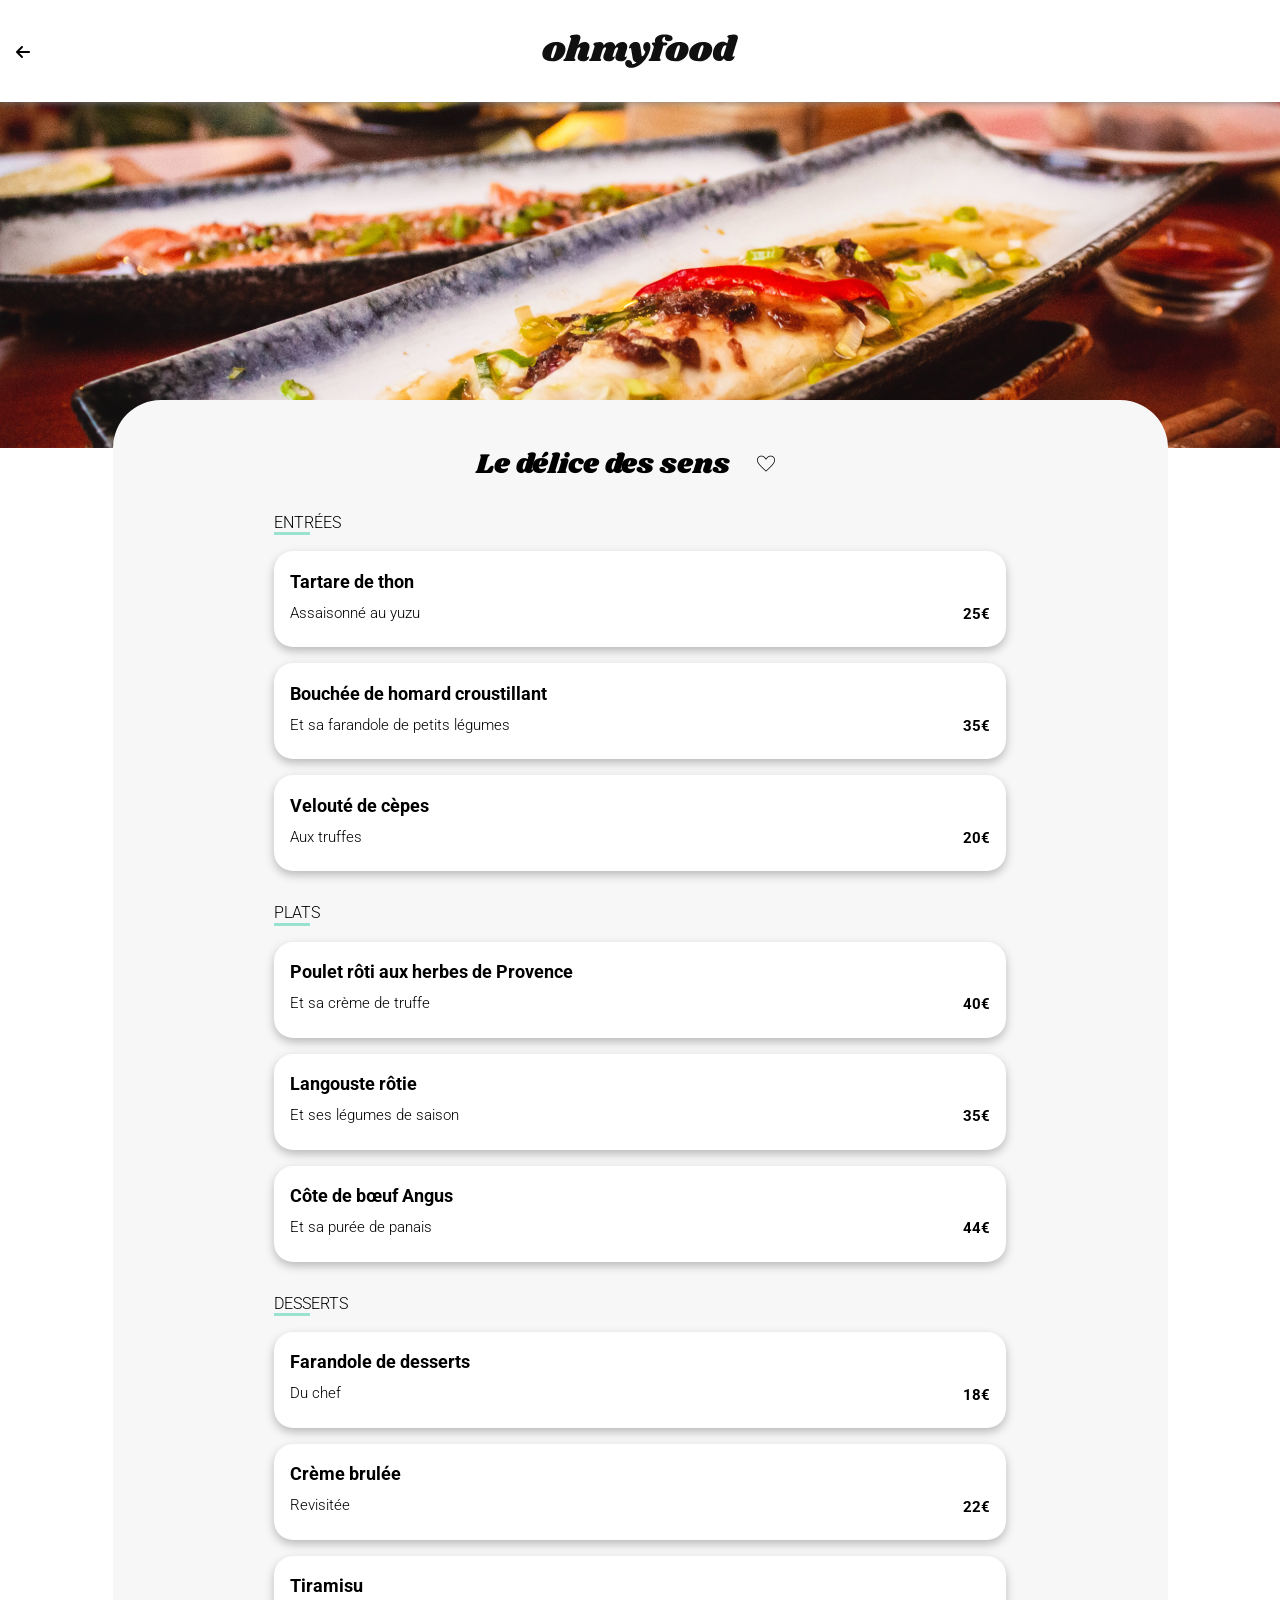
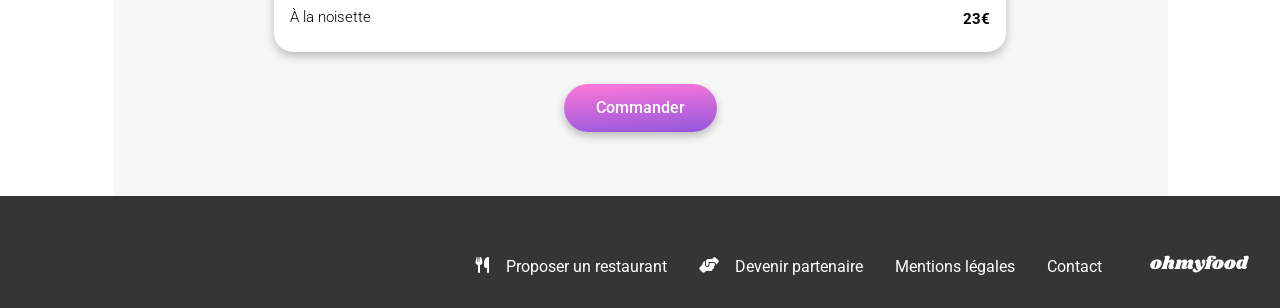
<file: Pages_restaurants/le-delice-des-sens.html>
<!DOCTYPE html>
<html lang="fr">
  <head>
    <meta charset="utf-8">
    <meta name="viewport" content="width=device-width, initial-scale=1.0 user-scalable=1 interactive-widget=overlays-content">
    <title lang="en" >ohmyfood</title>
    <meta name="description" content="Commandez vos repas en ligne avec ohmyfood. Composez vos propres menus et reservez un horaire dans notre selection de restaurant gastronomiques. Rapide et simple, vos plats seront déja préparés et cela vous fera économiser du temps.">
    <META NAME="robots" CONTENT="index, follow">
    <link rel="stylesheet" href="../sass/main.css">    
    <base target="_parent">
    <link rel="preconnect" href="https://fonts.googleapis.com">
    <link rel="preconnect" href="https://fonts.gstatic.com" crossorigin>
    <link href="https://fonts.googleapis.com/css2?family=Roboto:wght@100;300;400;500;700&family=Shrikhand&display=swap" rel="stylesheet">
    <link rel="stylesheet" href="https://fonts.googleapis.com/css2?family=Material+Symbols+Outlined:opsz,wght,FILL,GRAD@20..48,100..700,0..1,-50..200" >
    <link rel="stylesheet" href="https://cdnjs.cloudflare.com/ajax/libs/font-awesome/6.2.1/css/all.min.css"
    integrity="sha512-MV7K8+y+gLIBoVD59lQIYicR65iaqukzvf/nwasF0nqhPay5w/9lJmVM2hMDcnK1OnMGCdVK+iQrJ7lzPJQd1w=="
    crossorigin="anonymous" referrerpolicy="no-referrer">
  </head>
  <body>
    <header class="visual-identity"> 
      <div class="visual-identity__master-logo">
        <img  src="../assets/images/logo/ohmyfood@2x.svg" alt="logo de ohmyfood">
      </div>
      <nav class="visual-identity__back-arrow if-prefers-reduced-motion">
        <a href="../index.html" title="Page d'accueil"><i class="fa-solid fa-arrow-left"></i></a>
      </nav>
    </header>
    <div class="menu-restaurants__img-top menu-restaurants-2__img-top"></div>
    <main class="menu-restaurants menu-restaurants-2">
    <section class="name-restaurants">
        <h5 class="name-restaurants__title"></h5>
        <!-- Like and unlike Restaurants | Heart empty or full -->
        <div class="restaurants__heart-like if-prefers-reduced-motion">               
          <input type="checkbox" name="heart" id="like_la-palette-du-gout" class="restaurants__like" title="Icône en forme de coeur, que vous pouvez cochez pour enregistrer ce restaurant dans vos favoris" aria-label="Icône en forme de coeur, que vous pouvez cochez pour enregistrer ce restaurant dans vos favoris"> 
          <label for="like_la-palette-du-gout" class="heart" >                  
            <i class="restaurants__heart restaurants__heart--full material-symbols-outlined" aria-hidden="true">favorite</i>              
          </label>
         <i class="restaurants__heart restaurants__heart--empty material-symbols-outlined" aria-hidden="true">favorite</i>
          <i class="restaurants__heart restaurants__heart--background material-symbols-outlined" aria-hidden="true">favorite</i>               
        </div>          
        <!-- End | Heart empty or full  -->   
      </section>
      <section  class="menu-restaurants__all-meal">
        <div class="entries animations-time-lag">
          <div class="entries__title-and-underline">
            <h6 class="entries__title if-prefers-reduced-motion">Entrées</h6>
            <div class="entries__underline"></div>
          </div>  
          <div class="entries__cards entries-1 animations-time-lag if-prefers-reduced-motion">
            <div class="entries__menu">
              <p class="entries__menu-heavy"></p>
              <p class="entries__menu-thin"></p>
            </div>
            <div>
              <p class="entries__price"></p>
            </div>
            <input type="checkbox" name="menu-choice" id="entrie-01" class="menu-choice-selected" aria-label="Sélectionnez ou déselectionnez ce menu">
            <label class="entries__menu-selected" for="entrie-01">
              <span class="material-symbols-outlined" aria-hidden="true"></span>
            </label>
          </div>
          <div class="entries__cards entries-2 animations-time-lag if-prefers-reduced-motion">
            <div class="entries__menu">
              <p class="entries__menu-heavy"></p>
              <p class="entries__menu-thin"></p>
            </div>
            <div>
              <p class="entries__price"></p>
            </div>
            <input type="checkbox" name="menu-choice" id="entrie-02" class="menu-choice-selected" aria-label="Sélectionnez ou déselectionnez ce menu">
            <label class="entries__menu-selected" for="entrie-02">
              <span class="material-symbols-outlined" aria-hidden="true"></span>
            </label>
          </div>
          <span class="material-symbols-outlined touch_app">touch_app</span>
          <div class="entries__cards entries-3 animations-time-lag if-prefers-reduced-motion">
            <div class="entries__menu">
              <p class="entries__menu-heavy"></p>
              <p class="entries__menu-thin"></p>
            </div>
            <div>
              <p class="entries__price"></p>
            </div>
            <input type="checkbox" name="menu-choice" id="entrie-03" class="menu-choice-selected" aria-label="Sélectionnez ou déselectionnez ce menu">
            <label class="entries__menu-selected" for="entrie-03">
              <span class="material-symbols-outlined" aria-hidden="true"></span>
            </label>
          </div>
        </div>
        <div class="main-course animations-time-lag">
          <div class="main-course__title-and-underline">
            <h6 class="main-course__title if-prefers-reduced-motion">Plats</h6>
            <div class="main-course__underline"></div>
          </div>
          <div class="main-course__cards main-course-1 animations-time-lag if-prefers-reduced-motion">
            <div class="main-course__menu">
              <p class="main-course__menu-heavy"></p>
              <p class="main-course__menu-thin"></p>
            </div>
            <div>
              <p class="main-course__price"></p>
            </div>
            <input type="checkbox" name="menu-choice" id="main-course-01" class="menu-choice-selected" aria-label="Sélectionnez ou déselectionnez ce menu">
            <label class="main-course__menu-selected" for="main-course-01">
              <span class="material-symbols-outlined" aria-hidden="true"></span>
            </label>
          </div>
          <div class="main-course__cards main-course-2 animations-time-lag if-prefers-reduced-motion">
            <div class="main-course__menu">
              <p class="main-course__menu-heavy"></p>
              <p class="main-course__menu-thin"></p>
            </div>
            <div>
              <p class="main-course__price"></p>
            </div>
            <input type="checkbox" name="menu-choice" id="main-course-02" class="menu-choice-selected" aria-label="Sélectionnez ou déselectionnez ce menu">
            <label class="main-course__menu-selected" for="main-course-02">
              <span class="material-symbols-outlined" aria-hidden="true"></span>
            </label>
          </div>
          <div class="main-course__cards main-course-3 animations-time-lag if-prefers-reduced-motion">
            <div class="main-course__menu">
              <p class="main-course__menu-heavy"></p>
              <p class="main-course__menu-thin"></p>
            </div>
            <div>
              <p class="main-course__price"></p>
            </div>
            <input type="checkbox" name="menu-choice" id="main-course-03" class="menu-choice-selected" aria-label="Sélectionnez ou déselectionnez ce menu">
            <label class="main-course__menu-selected" for="main-course-03">
              <span class="material-symbols-outlined" aria-hidden="true"></span>
            </label>
          </div>
        </div>
        <div  class="desserts">
          <div class="desserts__title-and-underline  if-prefers-reduced-motion">
            <h6 class="desserts__title if-prefers-reduced-motion">Desserts</h6>
            <div class="desserts__underline"></div>
          </div>
          <div class="desserts__cards desserts-1 animations-time-lag if-prefers-reduced-motion">
            <div class="desserts__menu">
              <p class="desserts__menu-heavy"></p>
              <p class="desserts__menu-thin"></p>
            </div>  
            <div>
              <p class="desserts__price"></p>
            </div>
            <input type="checkbox" name="menu-choice" id="desserts-01" class="menu-choice-selected" aria-label="Sélectionnez ou déselectionnez ce menu">
            <label class="desserts__menu-selected" for="desserts-01">
              <span class="material-symbols-outlined" aria-hidden="true"></span>
            </label>
          </div>
          <div class="desserts__cards desserts-2 animations-time-lag if-prefers-reduced-motion">
            <div class="desserts__menu">
              <p class="desserts__menu-heavy"></p>
              <p class="desserts__menu-thin"></p>
            </div>  
            <div>
              <p class="desserts__price"></p>
            </div>
            <input type="checkbox" name="menu-choice" id="desserts-02" class="menu-choice-selected" aria-label="Sélectionnez ou déselectionnez ce menu">
            <label class="desserts__menu-selected" for="desserts-02">
              <span class="material-symbols-outlined" aria-hidden="true"></span>
            </label>
          </div>
          <div class="desserts__cards desserts-3 animations-time-lag if-prefers-reduced-motion">
            <div class="desserts__menu">
              <p class="desserts__menu-heavy"></p>
              <p class="desserts__menu-thin"></p>
            </div>  
            <div>
              <p class="desserts__price"></p>
            </div>
            <input type="checkbox" name="menu-choice" id="desserts-03" class="menu-choice-selected" aria-label="Sélectionnez ou déselectionnez ce menu">
            <label class="desserts__menu-selected" for="desserts-03">
              <span class="material-symbols-outlined" aria-hidden="true"></span>
            </label>
          </div>
        </div>  
      </section>
      <button class="order-btn animations-time-lag if-prefers-reduced-motion">Commander</button>
    </main>
    <footer class="auxiliary-menu" id="to-the-footer">
      <h3 class="auxiliary-menu__title" lang="en" >ohmyfood</h3>
      <nav>
        <ul class="auxiliary-menu__all">
            <li><a class="auxiliary-menu__link" href="#" target="_blank" rel="noreferrer noopener" id="to-the-footer-menu"><i class="auxiliary-menu__icon fa-solid fa-utensils" aria-hidden="true"></i>Proposer un restaurant</a></li>
            <li><a class="auxiliary-menu__link" href="#" target="_blank" rel="noreferrer noopener"><i class="auxiliary-menu__icon fa-solid fa-handshake-angle" aria-hidden="true"></i>Devenir partenaire</a></li>
            <li><a class="auxiliary-menu__link" href="#" target="_blank" rel="noreferrer noopener">Mentions légales</a></li>
            <li><a class="auxiliary-menu__link" href="mailto:simon.lm.dev@pm.me?subject=Contact%20depuis%20ohmyfood&body=Message%20predefini" target="_blank" rel="noreferrer noopener">Contact</a></li>
        </ul>
      </nav>
    </footer>   
  </body>
</html>
</file>
<file: sass/main.css>
@charset "UTF-8";
/***** MARGIN | PADDING | GAP  *****/
/*** SECTIONS ***/
/*** FOOTER  ***/
/***** FONT & COLOR *****/
/*** FONT ***/
/*** COLOR ***/
/* 
// LIGHT
$color-dark-main: black; 
$color-light-main: white;

// DARK
$color-dark-main_dark: lighten(black , 20%) ;
$color-light-main_dark: darken(white, 20%);

// LIGHT
$grayscale_ref: gray;
$grayscale-1: darken($grayscale_ref, 29.5%);
$grayscale-2: darken($grayscale_ref , 0.8%);
$grayscale-3: lighten($grayscale_ref , 41.5%);
$grayscale-4: lighten($grayscale_ref , 46.7%);
 */
/* 
// LIGHT
$color-primairy: #9356DC;
$color-secondary: #FF79DA; 
$color-primairy-to-secondary: linear-gradient($color-primairy, $color-secondary);
$color-secondary-to-primairy_h: linear-gradient(.25turn, $color-secondary, $color-primairy);
$color-secondary-to-primairy: linear-gradient(.49turn, $color-secondary, $color-primairy);
$color-tertiary: #99E2D0;
$color-tertiary-font:  darken(#008766, 6%); // 6%
$color-dark-blue: #003A68;
$color-light-blue: #89C8FA;
 */
/*** FONT COLOR ***/
/* 
// LIGHT
$color-font-logo__header: $color-dark-main;
$color-font__main: $color-dark-main;
$color-font-order-btn: $color-light-main;
$color-font_explanation-circle: $color-light-main;
$color-font_thumbnail-new: $color-tertiary-font;
$color-font__cards-opacity: $color-light-main;
$color-font__footer: $color-light-main;
$color-font-research: $grayscale-1;

$color-caret-research: $color-primairy;

$color-icons_explanation-drab: $grayscale-2;
$color-icons_explanation-bright: $color-primairy;
$color-icons-heart-unlike: $color-dark-main;
$color-icons-heart-like: $color-primairy-to-secondary;
$color-underline_menu-restaurants: $color-tertiary;
$color-icons_menu-restaurants-selected: $color-light-main;
 */
/*** BACKGROUND COLOR ***/
/* 
// LIGHT
$color-background_main: $color-light-main;
$color-background_header: $color-light-main;
$color-background_find-a-place: $grayscale-3;
$color-background_discovery: $grayscale-4;
$color-background_explanation: $color-light-main;
$color-background_restaurants: $grayscale-4;
$color-background_restaurants-cards: $color-light-main;
$color-background_restaurants-menu-selected: $color-tertiary;
$color-background_thumbnail-new: $color-tertiary;
$color-background_footer: $grayscale-1;
 */
/***IMG RESTAURANTS ***/
/*** COLOR ***/
/*** FONT COLOR ***/
/*** BACKGROUND COLOR ***/
/***** RESPONSIVE *****/
@keyframes img-and-name-restaurant {
  0% {
    opacity: 0;
  }
  33% {
    opacity: 0.66;
  }
  66% {
    opacity: 1;
  }
  100% {
    opacity: 1;
  }
}
@keyframes heart-resto {
  0% {
    opacity: 0;
    transform: scale(0);
  }
  33% {
    opacity: 0.45;
    transform: scale(1);
  }
  66% {
    opacity: 0.8;
    transform: scale(5);
  }
  100% {
    opacity: 1;
    transform: scale(1);
  }
}
@keyframes translatex-menu-title {
  0% {
    transform: translatex(-25vh);
    opacity: 0;
  }
  33% {
    opacity: 0.66;
  }
  100% {
    transform: translatex(0);
    opacity: 1;
  }
}
@keyframes loading-menu {
  0% {
    transform: translatey(100vh);
    opacity: 0;
  }
  66% {
    opacity: 0.33;
  }
  100% {
    transform: translatey(0);
    opacity: 1;
  }
}
@keyframes translatex-button {
  0% {
    transform: translatex(-30vh);
    opacity: 0;
  }
  33% {
    opacity: 0.66;
  }
  100% {
    transform: translatex(0);
    opacity: 1;
  }
}
@keyframes finger-check {
  0% {
    transform: translate(25vh, 40vw);
    opacity: 0;
  }
  33% {
    transform: translatey(0) scale(1);
    opacity: 1;
  }
  50% {
    transform: scale(1.6);
  }
  66% {
    transform: translatey(0) scale(1);
    opacity: 1;
  }
  100% {
    transform: translate(25vh, 40vw);
    opacity: 0;
  }
}
@keyframes finger-check-menu {
  0% {
    transform-origin: 0%;
    opacity: 0;
  }
  33% {
    transform: translatex(0%);
    opacity: 1;
    margin: 0;
  }
  66% {
    transform: translatex(0%);
    opacity: 1;
    margin: 0;
  }
  100% {
    transform: initial;
    opacity: 0;
  }
}
@keyframes check-menu-focus {
  0% {
    transform-origin: 0%;
    opacity: 0;
  }
  33% {
    transform: translatex(0%);
    opacity: 1;
    margin: 0;
  }
  66% {
    transform: translatex(0%);
    opacity: 1;
    margin: 0;
  }
  100% {
    transform: initial;
    opacity: 0;
  }
}
@keyframes balloon {
  0% {
    transform: scale(1);
  }
  25% {
    transform: scale(1.9);
  }
  29% {
    transform: scale(1.9);
  }
  69% {
    opacity: 1;
    transform: scale(4.7, 1.9);
  }
  73% {
    opacity: 1;
    transform: scale(4.7, 1.9);
  }
  99% {
    opacity: 1;
    transform: scale(7.9, 1.9);
  }
  100% {
    opacity: 0;
    transform: scale(0);
  }
}
@keyframes input-slide {
  0% {
    transform: translatex(0);
  }
  75% {
    transform: translatex(4vw);
  }
  80% {
    transform: translatex(60vw);
  }
  100% {
    transform: translatex(60vw);
  }
}
* {
  box-sizing: border-box;
}

*:focus-visible {
  border: none;
  outline-offset: 2px;
  outline-style: solid;
  outline: 0.2rem solid #9356DC !important;
}

html {
  display: flex;
  justify-content: center;
}

body {
  display: flex;
  flex-direction: column;
  justify-content: center;
  align-items: center;
  flex: auto;
  width: 100%;
  margin: 0;
  max-width: 1440px;
  background: white;
}
@media only screen and (prefers-color-scheme: light) and (prefers-contrast: no-preference), only screen and (prefers-color-scheme: light) and (min-width: 240px) {
  body {
    background: white;
  }
}
@media only screen and (prefers-color-scheme: light) and (prefers-contrast: less) {
  body {
    background: whitesmoke;
  }
}
@media only screen and (prefers-color-scheme: dark) and (prefers-contrast: no-preference), only screen and (prefers-color-scheme: dark) and (min-width: 240px) {
  body {
    background: black;
  }
}
@media only screen and (prefers-color-scheme: dark) and (prefers-contrast: less) {
  body {
    background: #212121;
  }
}

main {
  display: flex;
  flex-direction: column;
  justify-content: center;
  align-items: center;
  flex: auto;
  width: 100%;
}

img {
  -o-object-fit: cover;
     object-fit: cover;
}
img[class*=heart], img[src$=".svg"] {
  background-size: initial;
}

input:hover, input:focus, a:hover, a:focus {
  cursor: pointer;
  opacity: 0.85;
}
input:hover[class$=research]:hover, input:focus[class$=research]:hover, a:hover[class$=research]:hover, a:focus[class$=research]:hover {
  cursor: text;
}

/* || TYPOGRAPHY ||  */
* {
  font-family: Roboto;
  font-size: 1rem;
  line-height: 1.2em;
  margin: 0;
  color: black;
}
@media only screen and (prefers-color-scheme: light) and (prefers-contrast: no-preference), only screen and (prefers-color-scheme: light) and (min-width: 240px) {
  * {
    color: black;
  }
}
@media only screen and (prefers-color-scheme: light) and (prefers-contrast: less) {
  * {
    color: #212121;
  }
}
@media only screen and (prefers-color-scheme: dark) and (prefers-contrast: no-preference), only screen and (prefers-color-scheme: dark) and (min-width: 240px) {
  * {
    color: white;
  }
}
@media only screen and (prefers-color-scheme: dark) and (prefers-contrast: more) {
  * {
    color: white;
  }
}
@media only screen and (prefers-color-scheme: dark) and (prefers-contrast: less) {
  * {
    color: whitesmoke;
  }
}
* h1, * h2 {
  font-weight: 700;
  font-size: 1.5rem;
}
* h3 {
  font-family: Shrikhand;
  font-weight: 400;
  font-size: 1.125rem;
  color: white;
}
@media only screen and (prefers-color-scheme: light) and (prefers-contrast: no-preference), only screen and (prefers-color-scheme: light) and (min-width: 240px) {
  * h3 {
    color: white;
  }
}
@media only screen and (prefers-color-scheme: light) and (prefers-contrast: less) {
  * h3 {
    color: whitesmoke;
  }
}
@media only screen and (prefers-color-scheme: dark) and (prefers-contrast: no-preference), only screen and (prefers-color-scheme: dark) and (min-width: 240px) {
  * h3 {
    color: black;
  }
}
@media only screen and (prefers-color-scheme: dark) and (prefers-contrast: more) {
  * h3 {
    color: #212121;
  }
}
* h4 {
  font-weight: 500;
  font-size: 1.125rem;
}
* h5 {
  font-family: Shrikhand;
  font-weight: 400;
  font-size: 1.75rem;
}
* h6 {
  font-weight: 300;
  font-size: 1rem;
  text-transform: uppercase;
}
* p {
  font-weight: 300;
  line-height: 1.5em; /* For accessibility */
  /* font-size: rem(15.05); */
}
* p[class=discovery__subtitle] {
  font-size: 1.125rem;
  line-height: 1.2em;
  color: #353535;
}
@media only screen and (prefers-color-scheme: light) and (prefers-contrast: no-preference), only screen and (prefers-color-scheme: light) and (min-width: 240px) {
  * p[class=discovery__subtitle] {
    color: #353535;
  }
}
@media only screen and (prefers-color-scheme: dark) and (prefers-contrast: no-preference), only screen and (prefers-color-scheme: dark) and (min-width: 240px) {
  * p[class=discovery__subtitle] {
    color: #f7f7f7;
  }
}
* p[class=explanation__text] {
  font-weight: 500;
  line-height: 1.2em;
}
* .menu-restaurants [class$=menu-heavy] {
  font-size: 1.125rem;
  font-weight: 700;
}
* .menu-restaurants [class$=menu-thin] {
  font-size: 0.94019375rem;
  font-weight: 300;
}
* .menu-restaurants [class$=price] {
  font-size: 0.94019375rem;
  font-weight: 700;
}

span[class=explanation__circle] {
  color: white;
  font-size: 0.75rem;
  font-weight: 500;
}
@media only screen and (prefers-color-scheme: light) and (prefers-contrast: no-preference), only screen and (prefers-color-scheme: light) and (min-width: 240px) {
  span[class=explanation__circle] {
    color: white;
  }
}
@media only screen and (prefers-color-scheme: light) and (prefers-contrast: less) {
  span[class=explanation__circle] {
    color: whitesmoke;
  }
}
@media only screen and (prefers-color-scheme: dark) and (prefers-contrast: no-preference), only screen and (prefers-color-scheme: dark) and (min-width: 240px) {
  span[class=explanation__circle] {
    color: white;
  }
}
@media only screen and (prefers-color-scheme: dark) and (prefers-contrast: less) {
  span[class=explanation__circle] {
    color: whitesmoke;
  }
}

a {
  text-decoration: none;
  color: black;
}
@media only screen and (prefers-color-scheme: light) and (prefers-contrast: no-preference), only screen and (prefers-color-scheme: light) and (min-width: 240px) {
  a {
    color: black;
  }
}
@media only screen and (prefers-color-scheme: light) and (prefers-contrast: less) {
  a {
    color: #212121;
  }
}
@media only screen and (prefers-color-scheme: dark) and (prefers-contrast: no-preference), only screen and (prefers-color-scheme: dark) and (min-width: 240px) {
  a {
    color: white;
  }
}
@media only screen and (prefers-color-scheme: dark) and (prefers-contrast: more) {
  a {
    color: white;
  }
}
@media only screen and (prefers-color-scheme: dark) and (prefers-contrast: less) {
  a {
    color: whitesmoke;
  }
}
a[class^=auxiliary-menu] {
  color: white;
}
@media only screen and (prefers-color-scheme: light) and (prefers-contrast: no-preference), only screen and (prefers-color-scheme: light) and (min-width: 240px) {
  a[class^=auxiliary-menu] {
    color: white;
  }
}
@media only screen and (prefers-color-scheme: light) and (prefers-contrast: less) {
  a[class^=auxiliary-menu] {
    color: whitesmoke;
  }
}
@media only screen and (prefers-color-scheme: dark) and (prefers-contrast: no-preference), only screen and (prefers-color-scheme: dark) and (min-width: 240px) {
  a[class^=auxiliary-menu] {
    color: black;
  }
}
@media only screen and (prefers-color-scheme: dark) and (prefers-contrast: more) {
  a[class^=auxiliary-menu] {
    color: #212121;
  }
}
ul, li {
  list-style: none;
  padding: 0;
}

/* 
footer {
    //@include  font_footer;
} */
.order-btn {
  display: flex;
  justify-content: center;
  align-items: center;
  font-size: 1rem;
  font-weight: 500;
  background: #9356DC;
  color: white;
  border: none;
  border-radius: 2rem;
  box-shadow: 0px 4px 10px rgba(0, 0, 0, 0.25);
  height: 3rem;
  min-width: 50%;
  padding: 0 2em;
  margin: 1rem 0;
  transition: all 0.35s ease-in-out, font-size 0.25s 0.1s ease;
}
@media only screen and (prefers-color-scheme: light) and (prefers-contrast: no-preference), only screen and (prefers-color-scheme: light) and (min-width: 240px) {
  .order-btn {
    background: linear-gradient(0.49turn, #FF79DA, #9356DC);
  }
}
@media only screen and (prefers-color-scheme: light) and (prefers-contrast: more) {
  .order-btn {
    background: #9356DC;
  }
}
@media only screen and (prefers-color-scheme: dark) and (prefers-contrast: no-preference), only screen and (prefers-color-scheme: dark) and (min-width: 240px) {
  .order-btn {
    background: linear-gradient(0.49turn, #FF79DA, #9356DC);
  }
}
@media only screen and (prefers-color-scheme: dark) and (prefers-contrast: more) {
  .order-btn {
    background: #9356DC;
  }
}
@media only screen and (prefers-color-scheme: light) and (prefers-contrast: no-preference), only screen and (prefers-color-scheme: light) and (min-width: 240px) {
  .order-btn {
    color: white;
  }
}
@media only screen and (prefers-color-scheme: light) and (prefers-contrast: less) {
  .order-btn {
    color: whitesmoke;
  }
}
@media only screen and (prefers-color-scheme: dark) and (prefers-contrast: no-preference), only screen and (prefers-color-scheme: dark) and (min-width: 240px) {
  .order-btn {
    color: white;
  }
}
@media only screen and (prefers-color-scheme: dark) and (prefers-contrast: less) {
  .order-btn {
    color: whitesmoke;
  }
}
.order-btn:hover, .order-btn:focus {
  cursor: pointer;
  opacity: 0.85;
  box-shadow: 0px 4px 10px rgba(0, 0, 0, 0.5);
  transform: scale(1.05);
}
@media (min-width: 1024px) {
  .order-btn {
    min-width: initial;
    padding: 0 2em;
  }
}

/* Only rem */
/* For scale */
.restaurants label {
  z-index: 5;
  position: absolute;
  display: block;
}
.restaurants__heart-like {
  z-index: 10;
  position: absolute;
  right: 1.5rem;
  bottom: 1.5rem;
  opacity: 1 !important;
  display: flex;
  justify-content: center;
  align-items: center;
  transition: all 0.4s 0.2s ease-in-out;
}
.restaurants__heart-like:hover {
  transform-origin: 50% 50%;
  transform: scale(1.2);
}
.restaurants__like {
  -webkit-appearance: none;
     -moz-appearance: none;
          appearance: none;
  position: absolute;
  z-index: -1;
  bottom: -0.75rem;
  height: 1.6em;
  width: 1.6em;
  opacity: 0;
}
.restaurants__like:not([class$=all-meal]) {
  border-radius: 50%;
}
.restaurants__like:focus {
  opacity: 1;
  background: transparent; /* CSS VALIDATOR background-color et color sont de la même couleur */
  border: none;
}
.restaurants__like:hover {
  opacity: 0 !important;
  visibility: collapse;
}
.restaurants__like:focus:hover {
  opacity: 0 !important;
  visibility: collapse;
}
.restaurants__heart {
  display: flex;
  flex-direction: column;
  justify-content: center;
  align-items: center;
  flex: auto;
  width: 100%;
  font-size: 1.5rem !important;
}
.restaurants__heart:hover {
  cursor: pointer;
}
.restaurants__heart--background {
  height: 1.6rem;
  width: 1.6rem;
  position: absolute;
  z-index: -1;
  color: white !important;
  opacity: 0.66;
  text-shadow: 0.1em 0 0.25em white, -0.1em 0 0.25em white, 0 0.1em 0.25em white, 0 -0.1em 0.25em white, 0.1em 0.1em 0.25em white, -0.1em -0.1em 0.25em white, 0.1em -0.1em 0.25em white, -0.1em 0.1em 0.25em white;
  font-variation-settings: "FILL" 1, "wght" 200, "GRAD" -25, "opsz" 48;
  /* Modification of opacity for .menu-restaurant page down*/
}
.restaurants__heart--empty {
  height: 1.6rem;
  width: 1.6rem;
  position: absolute;
  z-index: 2; /* Modification of z-index for .menu-restaurant page down*/
  color: black !important;
  font-variation-settings: "FILL" 0, "wght" 200, "GRAD" -25, "opsz" 48;
}
.restaurants__heart--full {
  height: 1.6rem;
  width: 1.6rem;
  position: relative;
  z-index: 11;
  font-variation-settings: "FILL" 1, "wght" 200, "GRAD" 0, "opsz" 48;
  background: linear-gradient(#9356DC, #FF79DA);
  background-clip: text;
  -webkit-background-clip: text;
  color: transparent;
}
.restaurants__like + .heart, .restaurants__like:focus + .heart {
  opacity: 0;
  transform-origin: center bottom;
  transition: opacity 0.8s ease-in;
}
.restaurants__like:checked + .heart, .restaurants__like:checked:focus + .heart {
  opacity: 1;
}

/* Heart modifications for restaurant menu pages */
.menu-restaurants .restaurants__heart-like {
  position: relative;
  right: initial;
  bottom: initial;
  padding: 0 1.5rem;
}
.menu-restaurants .restaurants__like {
  bottom: 0.1rem;
}
.menu-restaurants .restaurants__heart {
  text-shadow: initial;
}
.menu-restaurants .restaurants__heart--background {
  opacity: 0 !important;
}
@media only screen and (prefers-color-scheme: dark) {
  .menu-restaurants .restaurants__heart--background {
    opacity: 1 !important;
  }
}
.menu-restaurants .restaurants__heart--empty {
  z-index: -1 !important;
}

/*** ||| HOME PAGE ||| ***/
/*** ||| HOME PAGE ||| ***/
#home-page {
  width: 100%;
  height: 100%;
  overflow-y: visible;
}

/* || LOADER || */
body {
  position: relative;
  z-index: 0;
  top: 0;
}

.loader {
  position: fixed;
  z-index: 20;
  top: 0;
  right: 0;
  height: 100%;
  width: 100%;
  display: flex;
  animation: loader-kf 0.25s 5s;
  animation-fill-mode: both;
}
.loader [class*=background] {
  animation-name: opacity;
  animation-fill-mode: both;
  animation-duration: 0.75s;
  animation-delay: 4.25s;
}
.loader__background {
  position: absolute;
  z-index: 11;
  top: 0;
  height: 100vh;
  width: 100%;
  display: flex;
  flex-direction: column;
  opacity: 1;
}
.loader__background-top {
  z-index: 11;
  height: 40vh;
  width: 100%;
  background: white;
  opacity: 1;
}
.loader__background-middle {
  position: relative;
  display: flex;
  flex-direction: row;
  flex: initial;
  margin: -2px;
}
.loader__background-middle-left {
  position: relative;
  z-index: 11;
  flex: auto;
  height: 20vw;
  max-height: 220px;
  width: 100%;
  background: white;
  opacity: 1;
}
.loader__background-middle-center {
  z-index: 11;
  height: 20vw;
  width: 100%;
  max-height: 220px;
  opacity: 1;
  margin: -1px;
}
.loader__background-middle-center [class*=progress-bar] {
  position: absolute;
  z-index: 11;
  height: 19.8vw;
  max-height: 220px;
  max-width: 1340px;
  width: 100%;
  background: linear-gradient(0.25turn, #FF79DA, #9356DC);
}
.loader__background-middle-center > [class*=progress-bar] {
  transform-origin: 100% 50%;
  animation-name: progress-bar-kf;
  animation-fill-mode: both;
  animation-duration: 2.75s;
  animation-delay: 1.5s;
}
.loader__background-middle-center img[src*=restaurant] {
  z-index: -1;
  position: absolute;
  -o-object-fit: cover;
     object-fit: cover;
  width: 100%;
  max-width: 1340px;
  height: 100%;
}
.loader__background-middle-center > [src*=restaurants] {
  animation-name: opacity;
  animation-fill-mode: both;
  animation-duration: 0.75s;
  animation-delay: 4.25s;
}
.loader__background-middle-center .nocolor {
  z-index: 13;
  position: relative;
  height: 20vw;
  max-height: 220px;
  max-width: 1340px;
  flex: initial;
  opacity: 1;
  margin-left: -3px;
}
.loader__background-middle-center [class*=nocolor] {
  animation-name: opacity;
  animation-fill-mode: both;
  animation-duration: 0.75s;
  animation-delay: 4.25s;
}
.loader__background-middle-right {
  position: relative;
  z-index: 11;
  flex: auto;
  height: 20vw;
  max-height: 220px;
  width: 100%;
  background: white;
  opacity: 1;
  margin-left: -3px;
}
.loader__background-bottom {
  z-index: 11;
  flex: auto;
  background: white;
}

@keyframes progress-bar-kf {
  0% {
    transform: scalex(1);
  }
  33% {
    transform: scalex(0.85);
  }
  66% {
    transform: scalex(0.33);
  }
  75% {
    transform: scalex(0.23);
  }
  85% {
    transform: scalex(0.23);
  }
  100% {
    transform: scalex(0);
  }
}
@keyframes loader-kf {
  0% {
    transform: scale(1);
  }
  100% {
    transform: scale(0);
  }
}
@keyframes opacity {
  0% {
    opacity: 1;
  }
  100% {
    opacity: 0;
  }
}
/* || HEADER || */
.visual-identity {
  position: relative;
  z-index: 1;
  display: flex;
  flex-direction: column;
  justify-content: center;
  background: white;
  box-shadow: 0em 0.02em 0.5em #7e7e7e;
  height: 113px;
  width: 100%;
  height: calc(clamp(1.5rem, 5.4545454545vmin, 2.125rem) * 3);
}
@media only screen and (prefers-color-scheme: light) and (prefers-contrast: no-preference), only screen and (prefers-color-scheme: light) and (min-width: 240px) {
  .visual-identity {
    background: white;
    box-shadow: 0em 0.02em 0.5em #7e7e7e;
  }
}
@media only screen and (prefers-color-scheme: light) and (prefers-contrast: less) {
  .visual-identity {
    background: whitesmoke;
    box-shadow: 0em 0.02em 0.5em #7e7e7e;
  }
}
@media only screen and (prefers-color-scheme: dark) and (prefers-contrast: no-preference), only screen and (prefers-color-scheme: dark) and (min-width: 240px) {
  .visual-identity {
    background: #212121;
    box-shadow: 0em 0.02em 0.6em #eaeaea;
  }
}
@media only screen and (prefers-color-scheme: dark) and (prefers-contrast: less) {
  .visual-identity {
    background: #212121;
    box-shadow: 0em 0.02em 0.6em #eaeaea;
  }
}
.visual-identity__master-logo {
  display: flex;
  justify-content: center;
}
.visual-identity__master-logo img {
  height: 1.875rem; /* For old brothers */
  height: clamp(1.5rem, 5.4545454545vmin, 2.125rem);
}
@media only screen and (prefers-color-scheme: light) and (prefers-contrast: less) {
  .visual-identity__master-logo img {
    filter: invert(5%);
  }
}
@media only screen and (prefers-color-scheme: dark) and (prefers-contrast: no-preference), only screen and (prefers-color-scheme: dark) and (min-width: 240px) {
  .visual-identity__master-logo img {
    filter: invert(100%);
  }
}
@media only screen and (prefers-color-scheme: dark) and (prefers-contrast: less) {
  .visual-identity__master-logo img {
    filter: invert(95%);
  }
}
.visual-identity__back-arrow {
  display: flex;
  align-items: center;
  font-size: 1rem;
  margin-left: 1em;
  height: 1.875rem; /* For old brothers */
  height: clamp(1.5rem, 5.4545454545vmin, 2.125rem);
  margin-top: -1.875rem; /* For old brothers */
  margin-top: calc(clamp(1.5rem, 5.4545454545vmin, 2.125rem) * -1);
}
.visual-identity__back-arrow a {
  justify-content: center;
  transition: all 0.3s ease-in-out;
  border-radius: 50%;
  height: 1rem;
  width: 1rem;
}
.visual-identity__back-arrow a:hover {
  transform: scale(1.2);
}
.visual-identity__back-arrow a:hover i {
  transition: all 0.3s 0.1s ease-in-out;
  transform: translatex(-0.25em);
}
.visual-identity__back-arrow--hidden {
  visibility: hidden;
}

/* || MENU ACCESSIBILITY || */
.menu-accessibility {
  visibility: visible;
  opacity: 1;
  isolation: isolate;
  position: absolute;
  z-index: -1;
  top: 2%;
  left: 2%;
  max-width: 96%;
  width: -moz-fit-content;
  width: fit-content;
  display: flex;
  flex-direction: column;
  justify-content: center;
  align-items: center;
  flex: auto;
  width: 100%;
  align-items: flex-start;
  justify-content: center;
  border-radius: 1.6rem;
  background: #212121;
  padding: 1.5em 1em;
  outline: 0.3rem solid #FF79DA;
}
.menu-accessibility:focus-within {
  z-index: 5;
}
.menu-accessibility li a {
  display: flex;
  flex-direction: column;
  justify-content: center;
  align-items: center;
  flex: auto;
  width: 100%;
  border-radius: 0.6rem;
  white-space: pre-line;
  font-size: 1.6rem;
  font-weight: 600;
  line-height: 1.75em;
  padding: 0 0.25em;
  color: #FF79DA;
}
.menu-accessibility li .contrasts {
  letter-spacing: 0.25rem;
  color: whitesmoke;
  color: lightyellow;
}
.menu-accessibility li .contrasts:focus-visible, .menu-accessibility li .contrasts:hover {
  color: yellow;
  outline-color: yellow !important;
  outline-width: 0.25rem !important;
}
.menu-accessibility:not(:focus-within) {
  opacity: 0.2;
}

/* || FIND A PLACE || */
.find-a-place {
  display: flex;
  flex-direction: column;
  justify-content: center;
  align-items: center;
  background: #eaeaea;
  height: calc(3 * 1rem);
  width: 100%;
  white-space: nowrap;
}
@media only screen and (prefers-color-scheme: light) and (prefers-contrast: no-preference), only screen and (prefers-color-scheme: light) and (min-width: 240px) {
  .find-a-place {
    background: #eaeaea;
  }
}
@media only screen and (prefers-color-scheme: dark) and (prefers-contrast: no-preference), only screen and (prefers-color-scheme: dark) and (min-width: 240px) {
  .find-a-place {
    background: #7e7e7e;
  }
}
.find-a-place form {
  display: flex;
  align-items: center;
  justify-content: center;
  margin-bottom: 1.1em;
}
.find-a-place form span[class=research-1] {
  transition: all 1.25s 0.1s ease-in-out;
}
.find-a-place form .find-a-place__location-icon:active {
  transform-origin: bottom center;
  animation-name: balloon;
  animation-duration: 3s;
}
.find-a-place form .find-a-place__location-icon:active + label {
  animation-name: input-slide;
  animation-duration: 2.4s;
  animation-delay: 1.2s;
}
.find-a-place__location-icon {
  font-size: 1rem;
  margin-right: 0.25em;
}
.find-a-place input {
  font-family: Roboto;
  font-size: 1rem;
  font-weight: 500;
  color: #353535;
  caret-color: #9356DC;
  border: none;
  background-color: transparent;
  height: 1.5em;
  width: 8rem;
  padding-left: 0.25em;
  transition: background 0.5s ease-in-out;
}
@media only screen and (prefers-color-scheme: light) and (prefers-contrast: no-preference), only screen and (prefers-color-scheme: light) and (min-width: 240px) {
  .find-a-place input {
    color: #353535;
  }
}
@media only screen and (prefers-color-scheme: dark) and (prefers-contrast: no-preference), only screen and (prefers-color-scheme: dark) and (min-width: 240px) {
  .find-a-place input {
    color: #f7f7f7;
  }
}
.find-a-place__thumbnail {
  opacity: 1;
  isolation: isolate;
  position: absolute;
  z-index: 5;
  top: 10rem;
  left: 2%;
  max-width: 96%;
  width: -moz-fit-content;
  width: fit-content;
  display: flex;
  flex-direction: column;
  justify-content: center;
  align-items: center;
  flex: auto;
  width: 100%;
  align-items: flex-start;
  justify-content: center;
  border-radius: 0.25rem;
  background: #9356DC;
  padding: 1em 0.5em;
  align-items: center;
}
@media (min-width: 768px) {
  .find-a-place__thumbnail {
    top: 1%;
    left: 10%;
    max-width: 80%;
  }
}
@media (min-width: 768px) and (min-width: 1024px) {
  .find-a-place__thumbnail {
    top: 2%;
    left: 20%;
    max-width: 60%;
  }
}
@media only screen and (prefers-color-scheme: light) and (prefers-contrast: no-preference), only screen and (prefers-color-scheme: light) and (min-width: 240px) {
  .find-a-place__thumbnail {
    background: linear-gradient(0.49turn, #FF79DA, #9356DC);
  }
}
@media only screen and (prefers-color-scheme: light) and (prefers-contrast: more) {
  .find-a-place__thumbnail {
    background: #9356DC;
  }
}
@media only screen and (prefers-color-scheme: dark) and (prefers-contrast: no-preference), only screen and (prefers-color-scheme: dark) and (min-width: 240px) {
  .find-a-place__thumbnail {
    background: linear-gradient(0.49turn, #FF79DA, #9356DC);
  }
}
@media only screen and (prefers-color-scheme: dark) and (prefers-contrast: more) {
  .find-a-place__thumbnail {
    background: #9356DC;
  }
}
.find-a-place__thumbnail span {
  display: flex;
  flex-direction: row;
  justify-content: center;
  align-items: center;
  flex: auto;
  width: 100%;
  white-space: pre-line;
  font-size: 1.2rem;
  font-weight: 500;
  line-height: 1.5em;
  padding: 0 0.25em;
  color: white;
}
@media only screen and (prefers-color-scheme: light) and (prefers-contrast: no-preference), only screen and (prefers-color-scheme: light) and (min-width: 240px) {
  .find-a-place__thumbnail span {
    color: white;
  }
}
@media only screen and (prefers-color-scheme: light) and (prefers-contrast: less) {
  .find-a-place__thumbnail span {
    color: whitesmoke;
  }
}
@media only screen and (prefers-color-scheme: dark) and (prefers-contrast: no-preference), only screen and (prefers-color-scheme: dark) and (min-width: 240px) {
  .find-a-place__thumbnail span {
    color: white;
  }
}
@media only screen and (prefers-color-scheme: dark) and (prefers-contrast: less) {
  .find-a-place__thumbnail span {
    color: whitesmoke;
  }
}
.find-a-place label:not(:focus-within) span {
  opacity: 0;
}
.find-a-place .balloon-dot {
  position: relative;
  right: 4.3em;
  top: 0.4em;
  opacity: 0;
  transition: opacity 0.1s 3s ease-in-out;
  transition: transform 8s 3s ease-in-out;
}
.find-a-place .balloon-dot__1 {
  margin-right: -0.6em;
  color: red;
}
.find-a-place .balloon-dot__2 {
  margin-right: -0.2em;
  color: orangered;
}
.find-a-place .balloon-dot__3 {
  margin-right: -0.2em;
  color: orange;
}
.find-a-place .balloon-dot__4 {
  margin-right: -0.2em;
  color: yellow;
}
.find-a-place .balloon-dot__5 {
  margin-right: -0.2em;
  color: yellowgreen;
}
.find-a-place .balloon-dot__6 {
  margin-right: -0.2em;
  color: green;
}
.find-a-place .balloon-dot__7 {
  margin-right: -0.2em;
  color: turquoise;
}
.find-a-place .balloon-dot__8 {
  margin-right: -0.2em;
  color: lightblue;
}
.find-a-place .balloon-dot__9 {
  margin-right: -0.2em;
  color: blue;
}
.find-a-place .balloon-dot__10 {
  margin-right: -0.2em;
  color: darkblue;
}
.find-a-place .balloon-dot__11 {
  margin-right: -0.2em;
  color: rebeccapurple;
}
.find-a-place .balloon-dot__12 {
  margin-right: -0.2em;
  color: blueviolet;
}
.find-a-place:active .balloon-dot {
  position: relative;
  right: 4.3em;
  top: 0.4em;
  opacity: 0;
}
.find-a-place:active .balloon-dot__1 {
  margin-right: -0.6em;
  transform: translate(-4rem, 2rem);
  color: red;
}
.find-a-place:active .balloon-dot__2 {
  margin-right: -0.2em;
  transform: translate(-3rem, 2rem);
  color: orangered;
}
.find-a-place:active .balloon-dot__3 {
  margin-right: -0.2em;
  transform: translate(-2rem, 2rem);
  color: orange;
}
.find-a-place:active .balloon-dot__4 {
  margin-right: -0.2em;
  transform: translate(-1rem, 2rem);
  color: yellow;
}
.find-a-place:active .balloon-dot__5 {
  margin-right: -0.2em;
  color: yellowgreen;
}
.find-a-place:active .balloon-dot__6 {
  margin-right: -0.2em;
  color: green;
}
.find-a-place:active .balloon-dot__7 {
  margin-right: -0.2em;
  color: turquoise;
}
.find-a-place:active .balloon-dot__8 {
  margin-right: -0.2em;
  color: lightblue;
}
.find-a-place:active .balloon-dot__9 {
  margin-right: -0.2em;
  color: blue;
}
.find-a-place:active .balloon-dot__10 {
  margin-right: -0.2em;
  color: darkblue;
}
.find-a-place:active .balloon-dot__11 {
  margin-right: -0.2em;
  color: rebeccapurple;
}
.find-a-place:active .balloon-dot__12 {
  margin-right: -0.2em;
  color: blueviolet;
}

/* || DISCOVERY || */
.discovery {
  background: #f7f7f7;
  display: flex;
  flex-direction: column;
  align-items: center;
  text-align: center;
  width: 100%;
  padding: 2em 1em;
  gap: 1em;
}
@media only screen and (prefers-color-scheme: light) and (prefers-contrast: no-preference), only screen and (prefers-color-scheme: light) and (min-width: 240px) {
  .discovery {
    background: #f7f7f7;
  }
}
@media only screen and (prefers-color-scheme: dark) and (prefers-contrast: no-preference), only screen and (prefers-color-scheme: dark) and (min-width: 240px) {
  .discovery {
    background: #353535;
  }
}
/* || FONCTIONNEMENT / EXPLANATION || */
.explanation {
  background: white;
  display: flex;
  flex-direction: column;
  width: 100%;
  gap: 2em;
  padding: calc(2em + 2vw) calc(1rem + 1.5vw) calc(3em + 2vw) calc(1rem + 1.5vw);
}
@media only screen and (prefers-color-scheme: light) and (prefers-contrast: no-preference), only screen and (prefers-color-scheme: light) and (min-width: 240px) {
  .explanation {
    background: white;
  }
}
@media only screen and (prefers-color-scheme: light) and (prefers-contrast: less) {
  .explanation {
    background: whitesmoke;
  }
}
@media only screen and (prefers-color-scheme: dark) and (prefers-contrast: no-preference), only screen and (prefers-color-scheme: dark) and (min-width: 240px) {
  .explanation {
    background: #212121;
  }
}
@media only screen and (prefers-color-scheme: dark) and (prefers-contrast: less) {
  .explanation {
    background: #212121;
  }
}
@media (min-width: 768px) {
  .explanation {
    padding: calc(1em + 1vw) calc((100% - 750px) / 2 + 1rem);
  }
}
@media (min-width: 768px) and (min-width: 1024px) {
  .explanation {
    padding: 3em 12.6482213439vw;
  }
}
@media (min-width: 768px) and (min-width: 1024px) and (min-width: 1440px) {
  .explanation {
    padding: 3em 8%;
  }
}
.explanation__all-cards {
  display: flex;
  flex-wrap: wrap;
  justify-content: space-between;
  gap: 2em;
  flex-direction: column;
}
@media (min-width: 768px) {
  .explanation__all-cards {
    flex-direction: column;
  }
}
@media (min-width: 768px) and (min-width: 1024px) {
  .explanation__all-cards {
    flex-direction: row;
  }
}
.explanation__card {
  display: flex;
  flex: auto;
  border-radius: 1.2rem;
  box-shadow: 0px 4px 10px rgba(0, 0, 0, 0.25);
  align-items: center;
  background: #f7f7f7;
  height: 4em;
}
@media only screen and (prefers-color-scheme: light) and (prefers-contrast: no-preference), only screen and (prefers-color-scheme: light) and (min-width: 240px) {
  .explanation__card {
    background: #f7f7f7;
  }
}
@media only screen and (prefers-color-scheme: dark) and (prefers-contrast: no-preference), only screen and (prefers-color-scheme: dark) and (min-width: 240px) {
  .explanation__card {
    background: #353535;
  }
}
@media (min-width: 768px) and (min-width: 1024px) {
  .explanation__card {
    max-width: calc(50% - 1em);
    min-width: calc(33.3333333333% - 1.5em);
  }
}
.explanation__card [class$=circle] {
  display: flex;
  justify-content: center;
  align-items: center;
  background: #9356DC;
  border-radius: 50%;
  height: 1.35rem;
  width: 1.35rem;
  margin-left: -0.675rem;
}
@media only screen and (prefers-color-scheme: light) and (prefers-contrast: no-preference), only screen and (prefers-color-scheme: light) and (min-width: 240px) {
  .explanation__card [class$=circle] {
    background: #9356DC;
  }
}
@media only screen and (prefers-color-scheme: dark) and (prefers-contrast: no-preference), only screen and (prefers-color-scheme: dark) and (min-width: 240px) {
  .explanation__card [class$=circle] {
    background: #9356DC;
  }
}
.explanation__card i {
  color: #7e7e7e;
  margin-left: 1em;
  width: 2em;
}
@media only screen and (prefers-color-scheme: light) and (prefers-contrast: no-preference), only screen and (prefers-color-scheme: light) and (min-width: 240px) {
  .explanation__card i {
    color: #7e7e7e;
  }
}
@media only screen and (prefers-color-scheme: light) and (prefers-contrast: less) {
  .explanation__card i {
    color: #717171;
  }
}
@media only screen and (prefers-color-scheme: dark) and (prefers-contrast: no-preference), only screen and (prefers-color-scheme: dark) and (min-width: 240px) {
  .explanation__card i {
    color: #eaeaea;
  }
}
@media (min-width: 1024px) {
  .explanation__card i {
    margin-left: calc(0.5em + 0.25vw);
    width: initial;
  }
}
.explanation__card:hover > i {
  color: #9356DC;
}
@media only screen and (prefers-color-scheme: light) and (prefers-contrast: no-preference), only screen and (prefers-color-scheme: light) and (min-width: 240px) {
  .explanation__card:hover > i {
    color: #9356DC;
  }
}
@media only screen and (prefers-color-scheme: dark) and (prefers-contrast: no-preference), only screen and (prefers-color-scheme: dark) and (min-width: 240px) {
  .explanation__card:hover > i {
    color: #9356DC;
  }
}
@media (min-width: 1024px) {
  .explanation__card [class$=text] {
    margin: 0 calc(0.25em + 0.25vw);
  }
}

/* || RESTAURANTS || */
.restaurants {
  animation-name: donwnload-restaurants;
  animation-duration: 3s;
  background: #f7f7f7;
  display: flex;
  flex: auto;
  flex-direction: column;
  justify-content: center;
  width: 100%;
  gap: 1em;
  padding: calc(2em + 2vw) calc(1rem + 1.5vw) calc(3em + 2vw) calc(1rem + 1.5vw);
}
.restaurants img {
  animation-name: donwnload-img;
  animation-duration: 6s;
}
@media only screen and (prefers-color-scheme: light) and (prefers-contrast: no-preference), only screen and (prefers-color-scheme: light) and (min-width: 240px) {
  .restaurants {
    background: #f7f7f7;
  }
}
@media only screen and (prefers-color-scheme: dark) and (prefers-contrast: no-preference), only screen and (prefers-color-scheme: dark) and (min-width: 240px) {
  .restaurants {
    background: #353535;
  }
}
@media (min-width: 768px) {
  .restaurants {
    padding: calc(1em + 1vw) calc((100% - 750px) / 2 + 1rem);
  }
}
@media (min-width: 768px) and (min-width: 1024px) {
  .restaurants {
    padding: 3em 12.6482213439vw;
  }
}
@media (min-width: 768px) and (min-width: 1024px) and (min-width: 1440px) {
  .restaurants {
    padding: 3em 8%;
  }
}
.restaurants__all-cards {
  display: flex;
  flex-wrap: wrap;
  justify-content: space-between;
  align-items: center;
  gap: 2em;
  flex-direction: column;
  /*  a {
       display: flex;
       flex-direction: column;
       flex: auto;
       border-radius: 1.2em;
       width: 100%;
       @media (min-width: 768px) { 
           @media (min-width:1024px) {
               max-width: 100%;
               width: initial;
               min-width: calc((100% / 2) - 1em);
           }
       } 
   } */
}
@media (min-width: 768px) {
  .restaurants__all-cards {
    flex-direction: column;
  }
}
@media (min-width: 768px) and (min-width: 1024px) {
  .restaurants__all-cards {
    /*  flex-wrap: wrap;
     justify-content: space-between; */
    flex-direction: row;
  }
}
.restaurants__card {
  display: flex;
  flex: auto;
  border-radius: 1.2rem;
  box-shadow: 0px 4px 10px rgba(0, 0, 0, 0.25);
  position: relative;
  flex-direction: column;
  align-items: center;
  width: 100%;
  overflow: hidden;
  animation-timing-function: ease-in-out;
  /*  &:hover {
       [class$="card-comment"] {
           background: transparent;
           //@import background_restaurants-cards-hover;                
       }       
   } */
}
@media (min-width: 768px) and (min-width: 1024px) {
  .restaurants__card {
    max-width: 100%;
    width: initial;
    min-width: calc(50% - 1em);
  }
}
.restaurants__card:hover [class*=card-comment] {
  background: transparent !important;
}
.restaurants__card-link {
  display: flex;
  flex-direction: column;
  flex: auto;
  border-radius: 1.2em;
  width: 100%;
  background: #9356DC;
  cursor: pointer;
  opacity: 0.85;
}
.restaurants__card-link:focus-visible img {
  opacity: 0.3;
}
.restaurants__card-link:focus-visible [class*=card-comment] {
  background: transparent;
}
.restaurants__card img {
  z-index: 1;
  margin-top: -4em;
  border-radius: 1.2em 1.2em 0 0;
  border-bottom-right-radius: 1.2em;
  border-bottom-left-radius: 1.2em;
  width: 100%;
  min-height: 15rem;
  height: 45.4545454545vmin;
  max-height: 320px;
  transition: all 0.4s ease-in-out;
}
@media (min-width: 420px) {
  .restaurants__card img {
    min-height: 18rem;
  }
}
@media (min-width: 420px) and (min-width: 768px) {
  .restaurants__card img {
    height: 45.4545454545vmin;
  }
}
@media (min-width: 420px) and (min-width: 768px) and (min-width: 1024px) {
  .restaurants__card img {
    min-height: 15rem;
    height: calc(11.0671936759vw + 4em + 4em);
    max-height: 288px;
  }
}
.restaurants__card-comment {
  z-index: 2;
  position: absolute;
  bottom: 0em;
  display: flex;
  flex: auto;
  flex-direction: row;
  align-items: center;
  border-bottom-right-radius: 1.2em;
  border-bottom-left-radius: 1.2em;
  width: 100%;
  padding: 0.5em 1em;
  background: white;
  transition: background 0.4s ease-in-out;
}
@media only screen and (prefers-color-scheme: light) and (prefers-contrast: no-preference), only screen and (prefers-color-scheme: light) and (min-width: 240px) {
  .restaurants__card-comment {
    background: white;
  }
  .restaurants__card-comment h4 {
    text-shadow: 0.2em 0 0.4em white, -0.2em 0 0.4em white, 0 0.2em 0.4em white, 0 -0.2em 0.4em white, 0.2em 0.2em 0.4em white, -0.2em -0.2em 0.4em white, 0.2em -0.2em 0.4em white, -0.2em 0.2em 0.4em white;
  }
  .restaurants__card-comment p {
    text-shadow: 0.1em 0 0.25em white, -0.1em 0 0.25em white, 0 0.1em 0.25em white, 0 -0.1em 0.25em white, 0.1em 0.1em 0.25em white, -0.1em -0.1em 0.25em white, 0.1em -0.1em 0.25em white, -0.1em 0.1em 0.25em white;
  }
}
@media only screen and (prefers-color-scheme: light) and (prefers-contrast: less) {
  .restaurants__card-comment {
    background: whitesmoke;
  }
  .restaurants__card-comment h4 {
    text-shadow: 0.2em 0 0.4em whitesmoke, -0.2em 0 0.4em whitesmoke, 0 0.2em 0.4em whitesmoke, 0 -0.2em 0.4em whitesmoke, 0.2em 0.2em 0.4em whitesmoke, -0.2em -0.2em 0.4em whitesmoke, 0.2em -0.2em 0.4em whitesmoke, -0.2em 0.2em 0.4em whitesmoke;
  }
  .restaurants__card-comment p {
    text-shadow: 0.1em 0 0.25em whitesmoke, -0.1em 0 0.25em whitesmoke, 0 0.1em 0.25em whitesmoke, 0 -0.1em 0.25em whitesmoke, 0.1em 0.1em 0.25em whitesmoke, -0.1em -0.1em 0.25em whitesmoke, 0.1em -0.1em 0.25em whitesmoke, -0.1em 0.1em 0.25em whitesmoke;
  }
}
@media only screen and (prefers-color-scheme: dark) and (prefers-contrast: no-preference), only screen and (prefers-color-scheme: dark) and (min-width: 240px) {
  .restaurants__card-comment {
    background: #212121;
  }
  .restaurants__card-comment h4 {
    text-shadow: 0.2em 0 0.4em #212121, -0.2em 0 0.4em #212121, 0 0.2em 0.4em #212121, 0 -0.2em 0.4em #212121, 0.2em 0.2em 0.4em #212121, -0.2em -0.2em 0.4em #212121, 0.2em -0.2em 0.4em #212121, -0.2em 0.2em 0.4em #212121;
  }
  .restaurants__card-comment p {
    text-shadow: 0.1em 0 0.25em #212121, -0.1em 0 0.25em #212121, 0 0.1em 0.25em #212121, 0 -0.1em 0.25em #212121, 0.1em 0.1em 0.25em #212121, -0.1em -0.1em 0.25em #212121, 0.1em -0.1em 0.25em #212121, -0.1em 0.1em 0.25em #212121;
  }
}
@media only screen and (prefers-color-scheme: dark) and (prefers-contrast: less) {
  .restaurants__card-comment {
    background: #212121;
  }
  .restaurants__card-comment h4 {
    text-shadow: 0.2em 0 0.4em #212121, -0.2em 0 0.4em #212121, 0 0.2em 0.4em #212121, 0 -0.2em 0.4em #212121, 0.2em 0.2em 0.4em #212121, -0.2em -0.2em 0.4em #212121, 0.2em -0.2em 0.4em #212121, -0.2em 0.2em 0.4em #212121;
  }
  .restaurants__card-comment p {
    text-shadow: 0.1em 0 0.25em #212121, -0.1em 0 0.25em #212121, 0 0.1em 0.25em #212121, 0 -0.1em 0.25em #212121, 0.1em 0.1em 0.25em #212121, -0.1em -0.1em 0.25em #212121, 0.1em -0.1em 0.25em #212121, -0.1em 0.1em 0.25em #212121;
  }
}
.restaurants__card-comment [class$=text] {
  flex: initial;
}
.restaurants__card-comment [class$=like] {
  flex: auto;
  margin-right: 0.5em;
}
.restaurants__thumbnail-new {
  z-index: 3;
  position: absolute;
  top: 1em;
  right: 1em;
  display: flex;
  justify-content: center;
  align-items: center;
  background: #99E2D0;
  color: #00684f;
  padding: 0.25em 0.5em;
  box-shadow: 0px 2px 4px rgba(0, 0, 0, 0.15);
  border-radius: 2px;
  transition: transform 0.4s 0.4s ease-in-out;
}
@media only screen and (prefers-color-scheme: light) and (prefers-contrast: no-preference), only screen and (prefers-color-scheme: light) and (min-width: 240px) {
  .restaurants__thumbnail-new {
    background: #99E2D0;
  }
}
@media only screen and (prefers-color-scheme: dark) and (prefers-contrast: no-preference), only screen and (prefers-color-scheme: dark) and (min-width: 240px) {
  .restaurants__thumbnail-new {
    background: #00684f;
  }
}
@media only screen and (prefers-color-scheme: dark) and (prefers-contrast: more) {
  .restaurants__thumbnail-new {
    background: #00684f;
  }
}
@media only screen and (prefers-color-scheme: light) and (prefers-contrast: no-preference), only screen and (prefers-color-scheme: light) and (min-width: 240px) {
  .restaurants__thumbnail-new {
    color: #00684f;
  }
}
@media only screen and (prefers-color-scheme: light) and (prefers-contrast: more) {
  .restaurants__thumbnail-new {
    color: #00684f;
  }
}
@media only screen and (prefers-color-scheme: dark) and (prefers-contrast: no-preference), only screen and (prefers-color-scheme: dark) and (min-width: 240px) {
  .restaurants__thumbnail-new {
    color: #99E2D0;
  }
}
.restaurants__card:hover [class*=thumbnail-new] {
  animation-name: thumbnail-new_hover;
  animation-duration: 1.8s;
  animation-fill-mode: backwards;
  animation-timing-function: ease-in-out;
  animation-iteration-count: 1;
  animation-delay: 0.4s;
}

@media (min-width: 1024px) {
  main {
    /* .restaurants__card:hover [class*="thumbnail-new"] {
        @include anim_thumbnail-new_hover;
        //background: goldenrod;            
    }   */
  }
  main :only-of-type [class$=thumbnail-new] {
    animation-name: thumbnail-new;
    animation-duration: 1.8s;
    animation-fill-mode: both;
    animation-timing-function: ease-in-out;
    animation-play-state: running;
    animation-delay: 9s;
  }
  main :nth-of-type(3n+5) [class$=thumbnail-new] {
    animation-name: thumbnail-new;
    animation-duration: 1.8s;
    animation-fill-mode: both;
    animation-timing-function: ease-in-out;
    animation-play-state: running;
    animation-delay: 9.5s;
  }
  main :nth-last-of-type(3n+4) [class$=thumbnail-new] {
    animation-name: thumbnail-new;
    animation-duration: 1.8s;
    animation-fill-mode: both;
    animation-timing-function: ease-in-out;
    animation-play-state: running;
    animation-delay: 8.5s;
  }
  main :nth-of-type(2) [class$=thumbnail-new] {
    animation-name: thumbnail-new;
    animation-duration: 1.8s;
    animation-fill-mode: both;
    animation-timing-function: ease-in-out;
    animation-play-state: running;
    animation-delay: 8.75s;
  }
  main :nth-of-type(3) [class$=thumbnail-new] {
    animation-name: thumbnail-new;
    animation-duration: 1.8s;
    animation-fill-mode: both;
    animation-timing-function: ease-in-out;
    animation-play-state: running;
    animation-delay: 8s;
  }
  main :nth-last-of-type(3) [class$=thumbnail-new] {
    animation-name: thumbnail-new;
    animation-duration: 1.8s;
    animation-fill-mode: both;
    animation-timing-function: ease-in-out;
    animation-play-state: running;
    animation-delay: 10s;
  }
  main :nth-last-of-type(2) [class$=thumbnail-new] {
    animation-name: thumbnail-new;
    animation-duration: 1.8s;
    animation-fill-mode: both;
    animation-timing-function: ease-in-out;
    animation-play-state: running;
    animation-delay: 10.5s;
  }
  main [class*="thumbnail-new start-lag" i] {
    animation-name: thumbnail-new;
    animation-duration: 1.8s;
    animation-fill-mode: both;
    animation-timing-function: ease-in-out;
    animation-play-state: running;
    animation-delay: 7.5s;
  }
}
@keyframes thumbnail-new {
  0% {
    transform: scale(1) translate(0, 0);
  }
  33% {
    transform: scale(1.2) translate(-0.5rem, 0.25rem);
  }
  66% {
    transform: scale(1.25) translate(-0.5rem, 0.25rem);
  }
  100% {
    transform: scale(1) translate(0, 0);
  }
}
@keyframes thumbnail-new_hover {
  0% {
    transform: scale(1) translate(0, 0);
  }
  33% {
    transform: scale(1.2) translate(-0.5rem, 0.25rem);
  }
  66% {
    transform: scale(1.25) translate(-0.5rem, 0.25rem);
  }
  100% {
    transform: scale(1) translate(0, 0);
  }
}
@keyframes donwnload-restaurants {
  0% {
    opacity: 0;
  }
  66% {
    opacity: 0;
  }
  100% {
    opacity: 1;
  }
}
@keyframes donwnload-img {
  0% {
    opacity: 0;
  }
  66% {
    opacity: 0;
  }
  100% {
    opacity: 1;
  }
}
/* || FOOTER || */
.auxiliary-menu {
  display: flex;
  flex-direction: column;
  background: #353535;
  color: white;
  width: 100%;
  padding: calc(1em + 1vw) calc(1rem + 1.5vw);
  gap: 1em;
}
@media only screen and (prefers-color-scheme: light) and (prefers-contrast: no-preference), only screen and (prefers-color-scheme: light) and (min-width: 240px) {
  .auxiliary-menu {
    background: #353535;
  }
}
@media only screen and (prefers-color-scheme: dark) and (prefers-contrast: no-preference), only screen and (prefers-color-scheme: dark) and (min-width: 240px) {
  .auxiliary-menu {
    background: #f7f7f7;
  }
}
@media only screen and (prefers-color-scheme: light) and (prefers-contrast: no-preference), only screen and (prefers-color-scheme: light) and (min-width: 240px) {
  .auxiliary-menu {
    color: white;
  }
}
@media only screen and (prefers-color-scheme: light) and (prefers-contrast: less) {
  .auxiliary-menu {
    color: whitesmoke;
  }
}
@media only screen and (prefers-color-scheme: dark) and (prefers-contrast: no-preference), only screen and (prefers-color-scheme: dark) and (min-width: 240px) {
  .auxiliary-menu {
    color: black;
  }
}
@media only screen and (prefers-color-scheme: dark) and (prefers-contrast: more) {
  .auxiliary-menu {
    color: #212121;
  }
}
@media (min-width: 768px) {
  .auxiliary-menu {
    padding: calc(1em + 1vw) calc((100% - 750px) / 2 + 1rem);
  }
}
@media (min-width: 768px) and (min-width: 1024px) {
  .auxiliary-menu {
    padding: 2em 2rem;
  }
}
@media (min-width: 768px) and (min-width: 1024px) {
  .auxiliary-menu {
    align-items: end;
    height: 7rem;
    flex-direction: row-reverse;
    gap: 3rem;
  }
}
.auxiliary-menu__all {
  display: flex;
  flex-direction: column;
  gap: 0.5em;
}
@media (min-width: 768px) and (min-width: 1024px) {
  .auxiliary-menu__all {
    flex-direction: row;
    gap: 2em;
  }
}
.auxiliary-menu__link {
  display: flex;
  flex-direction: row;
  gap: 0;
  white-space: nowrap;
}
@media (min-width: 768px) and (min-width: 1024px) {
  .auxiliary-menu__link {
    flex-direction: row;
    gap: 1em;
  }
  .auxiliary-menu__link a {
    display: flex;
    gap: 0;
  }
}
a .auxiliary-menu__icon {
  width: 2em;
  color: white;
}
@media only screen and (prefers-color-scheme: light) and (prefers-contrast: no-preference), only screen and (prefers-color-scheme: light) and (min-width: 240px) {
  a .auxiliary-menu__icon {
    color: white;
  }
}
@media only screen and (prefers-color-scheme: light) and (prefers-contrast: less) {
  a .auxiliary-menu__icon {
    color: whitesmoke;
  }
}
@media only screen and (prefers-color-scheme: dark) and (prefers-contrast: no-preference), only screen and (prefers-color-scheme: dark) and (min-width: 240px) {
  a .auxiliary-menu__icon {
    color: black;
  }
}
@media only screen and (prefers-color-scheme: dark) and (prefers-contrast: more) {
  a .auxiliary-menu__icon {
    color: #212121;
  }
}
@media (min-width: 768px) and (min-width: 1024px) {
  a .auxiliary-menu__icon {
    width: initial;
  }
}

/*** ||| PAGES RESTAURANTS ||| ***/
.menu-restaurants__img-top {
  background-image: url('../assets/images/restaurants/jay-wennington-N_Y88TWmGwA-unsplash.jpg');
}
.menu-restaurants .name-restaurants__title::after {
  content: "La palette du goût";
}
.menu-restaurants .entries-1 [class$=heavy]::after {
  content: "Fricassée d'escargots";
}
.menu-restaurants .entries-1 [class$=thin]::after {
  content: "Au piment d'Espelette";
}
.menu-restaurants .entries-1 [class$=price]::after {
  content: "25€";
}
.menu-restaurants .entries-1 [class$=material-symbols-outlined]::after {
  content: "check_circle";
}
.menu-restaurants .entries-2 [class$=heavy]::after {
  content: "Foie gras de canard mi-cuit";
}
.menu-restaurants .entries-2 [class$=thin]::after {
  content: "Et ses copeaux de truffe noire";
}
.menu-restaurants .entries-2 [class$=price]::after {
  content: "35€";
}
.menu-restaurants .entries-2 [class$=material-symbols-outlined]::after {
  content: "check_circle";
}
.menu-restaurants .entries-3 [class$=heavy]::after {
  content: "Œuf au plat";
}
.menu-restaurants .entries-3 [class$=thin]::after {
  content: "Assaisonné à la truffe sur lit de caviar";
}
.menu-restaurants .entries-3 [class$=price]::after {
  content: "20€";
}
.menu-restaurants .entries-3 [class$=material-symbols-outlined]::after {
  content: "check_circle";
}
.menu-restaurants .main-course-1 [class$=heavy]::after {
  content: "Filet de bœuf aux herbes";
}
.menu-restaurants .main-course-1 [class$=thin]::after {
  content: "Accompagné de sa ribambelle de légumes";
}
.menu-restaurants .main-course-1 [class$=price]::after {
  content: "40€";
}
.menu-restaurants .main-course-1 [class$=material-symbols-outlined]::after {
  content: "check_circle";
}
.menu-restaurants .main-course-2 [class$=heavy]::after {
  content: "Parmentier de queue de bœuf";
}
.menu-restaurants .main-course-2 [class$=thin]::after {
  content: "À la truffe noire sur sa purée de panais";
}
.menu-restaurants .main-course-2 [class$=price]::after {
  content: "35€";
}
.menu-restaurants .main-course-2 [class$=material-symbols-outlined]::after {
  content: "check_circle";
}
.menu-restaurants .main-course-3 [class$=heavy]::after {
  content: "Filet de turbot";
}
.menu-restaurants .main-course-3 [class$=thin]::after {
  content: "Aux agrumes";
}
.menu-restaurants .main-course-3 [class$=price]::after {
  content: "44€";
}
.menu-restaurants .main-course-3 [class$=material-symbols-outlined]::after {
  content: "check_circle";
}
.menu-restaurants .desserts-1 [class$=heavy]::after {
  content: "Paris-Brest";
}
.menu-restaurants .desserts-1 [class$=thin]::after {
  content: "Revisité";
}
.menu-restaurants .desserts-1 [class$=price]::after {
  content: "18€";
}
.menu-restaurants .desserts-1 [class$=material-symbols-outlined]::after {
  content: "check_circle";
}
.menu-restaurants .desserts-2 [class$=heavy]::after {
  content: "Macaron au chocolat d'exception";
}
.menu-restaurants .desserts-2 [class$=thin]::after {
  content: "Et glace à la vanille de Madagascar";
}
.menu-restaurants .desserts-2 [class$=price]::after {
  content: "22€";
}
.menu-restaurants .desserts-2 [class$=material-symbols-outlined]::after {
  content: "check_circle";
}
.menu-restaurants .desserts-3 [class$=heavy]::after {
  content: "Mousse au chocolat";
}
.menu-restaurants .desserts-3 [class$=thin]::after {
  content: "Au piment d'Espelette et à la truffe noire";
}
.menu-restaurants .desserts-3 [class$=price]::after {
  content: "23€";
}
.menu-restaurants .desserts-3 [class$=material-symbols-outlined]::after {
  content: "check_circle";
}
.menu-restaurants-1__img-top {
  background-image: url('../assets/images/restaurants/jay-wennington-N_Y88TWmGwA-unsplash.jpg');
}
.menu-restaurants-1 .name-restaurants__title::after {
  content: "La palette du goût";
}
.menu-restaurants-1 .entries-1 [class$=heavy]::after {
  content: "Fricassée d'escargots";
}
.menu-restaurants-1 .entries-1 [class$=thin]::after {
  content: "Au piment d'Espelette";
}
.menu-restaurants-1 .entries-1 [class$=price]::after {
  content: "25€";
}
.menu-restaurants-1 .entries-1 [class$=material-symbols-outlined]::after {
  content: "check_circle";
}
.menu-restaurants-1 .entries-2 [class$=heavy]::after {
  content: "Foie gras de canard mi-cuit";
}
.menu-restaurants-1 .entries-2 [class$=thin]::after {
  content: "Et ses copeaux de truffe noire";
}
.menu-restaurants-1 .entries-2 [class$=price]::after {
  content: "35€";
}
.menu-restaurants-1 .entries-2 [class$=material-symbols-outlined]::after {
  content: "check_circle";
}
.menu-restaurants-1 .entries-3 [class$=heavy]::after {
  content: "Œuf au plat";
}
.menu-restaurants-1 .entries-3 [class$=thin]::after {
  content: "Assaisonné à la truffe sur lit de caviar";
}
.menu-restaurants-1 .entries-3 [class$=price]::after {
  content: "20€";
}
.menu-restaurants-1 .entries-3 [class$=material-symbols-outlined]::after {
  content: "check_circle";
}
.menu-restaurants-1 .main-course-1 [class$=heavy]::after {
  content: "Filet de bœuf aux herbes";
}
.menu-restaurants-1 .main-course-1 [class$=thin]::after {
  content: "Accompagné de sa ribambelle de légumes";
}
.menu-restaurants-1 .main-course-1 [class$=price]::after {
  content: "40€";
}
.menu-restaurants-1 .main-course-1 [class$=material-symbols-outlined]::after {
  content: "check_circle";
}
.menu-restaurants-1 .main-course-2 [class$=heavy]::after {
  content: "Parmentier de queue de bœuf";
}
.menu-restaurants-1 .main-course-2 [class$=thin]::after {
  content: "À la truffe noire sur sa purée de panais";
}
.menu-restaurants-1 .main-course-2 [class$=price]::after {
  content: "35€";
}
.menu-restaurants-1 .main-course-2 [class$=material-symbols-outlined]::after {
  content: "check_circle";
}
.menu-restaurants-1 .main-course-3 [class$=heavy]::after {
  content: "Filet de turbot";
}
.menu-restaurants-1 .main-course-3 [class$=thin]::after {
  content: "Aux agrumes";
}
.menu-restaurants-1 .main-course-3 [class$=price]::after {
  content: "44€";
}
.menu-restaurants-1 .main-course-3 [class$=material-symbols-outlined]::after {
  content: "check_circle";
}
.menu-restaurants-1 .desserts-1 [class$=heavy]::after {
  content: "Paris-Brest";
}
.menu-restaurants-1 .desserts-1 [class$=thin]::after {
  content: "Revisité";
}
.menu-restaurants-1 .desserts-1 [class$=price]::after {
  content: "18€";
}
.menu-restaurants-1 .desserts-1 [class$=material-symbols-outlined]::after {
  content: "check_circle";
}
.menu-restaurants-1 .desserts-2 [class$=heavy]::after {
  content: "Macaron au chocolat d'exception";
}
.menu-restaurants-1 .desserts-2 [class$=thin]::after {
  content: "Et glace à la vanille de Madagascar";
}
.menu-restaurants-1 .desserts-2 [class$=price]::after {
  content: "22€";
}
.menu-restaurants-1 .desserts-2 [class$=material-symbols-outlined]::after {
  content: "check_circle";
}
.menu-restaurants-1 .desserts-3 [class$=heavy]::after {
  content: "Mousse au chocolat";
}
.menu-restaurants-1 .desserts-3 [class$=thin]::after {
  content: "Au piment d'Espelette et à la truffe noire";
}
.menu-restaurants-1 .desserts-3 [class$=price]::after {
  content: "23€";
}
.menu-restaurants-1 .desserts-3 [class$=material-symbols-outlined]::after {
  content: "check_circle";
}
.menu-restaurants-2__img-top {
  background-image: url('../assets/images/restaurants/louis-hansel-shotsoflouis-qNBGVyOCY8Q-unsplash.jpg');
}
.menu-restaurants-2 .name-restaurants__title::after {
  content: "Le délice des sens";
}
.menu-restaurants-2 .entries-1 [class$=heavy]::after {
  content: "Tartare de thon";
}
.menu-restaurants-2 .entries-1 [class$=thin]::after {
  content: "Assaisonné au yuzu";
}
.menu-restaurants-2 .entries-1 [class$=price]::after {
  content: "25€";
}
.menu-restaurants-2 .entries-1 [class$=material-symbols-outlined]::after {
  content: "check_circle";
}
.menu-restaurants-2 .entries-2 [class$=heavy]::after {
  content: "Bouchée de homard croustillant";
}
.menu-restaurants-2 .entries-2 [class$=thin]::after {
  content: "Et sa farandole de petits légumes";
}
.menu-restaurants-2 .entries-2 [class$=price]::after {
  content: "35€";
}
.menu-restaurants-2 .entries-2 [class$=material-symbols-outlined]::after {
  content: "check_circle";
}
.menu-restaurants-2 .entries-3 [class$=heavy]::after {
  content: "Velouté de cèpes";
}
.menu-restaurants-2 .entries-3 [class$=thin]::after {
  content: "Aux truffes";
}
.menu-restaurants-2 .entries-3 [class$=price]::after {
  content: "20€";
}
.menu-restaurants-2 .entries-3 [class$=material-symbols-outlined]::after {
  content: "check_circle";
}
.menu-restaurants-2 .main-course-1 [class$=heavy]::after {
  content: "Poulet rôti aux herbes de Provence";
}
.menu-restaurants-2 .main-course-1 [class$=thin]::after {
  content: "Et sa crème de truffe";
}
.menu-restaurants-2 .main-course-1 [class$=price]::after {
  content: "40€";
}
.menu-restaurants-2 .main-course-1 [class$=material-symbols-outlined]::after {
  content: "check_circle";
}
.menu-restaurants-2 .main-course-2 [class$=heavy]::after {
  content: "Langouste rôtie";
}
.menu-restaurants-2 .main-course-2 [class$=thin]::after {
  content: "Et ses légumes de saison";
}
.menu-restaurants-2 .main-course-2 [class$=price]::after {
  content: "35€";
}
.menu-restaurants-2 .main-course-2 [class$=material-symbols-outlined]::after {
  content: "check_circle";
}
.menu-restaurants-2 .main-course-3 [class$=heavy]::after {
  content: "Côte de bœuf Angus";
}
.menu-restaurants-2 .main-course-3 [class$=thin]::after {
  content: "Et sa purée de panais";
}
.menu-restaurants-2 .main-course-3 [class$=price]::after {
  content: "44€";
}
.menu-restaurants-2 .main-course-3 [class$=material-symbols-outlined]::after {
  content: "check_circle";
}
.menu-restaurants-2 .desserts-1 [class$=heavy]::after {
  content: "Farandole de desserts";
}
.menu-restaurants-2 .desserts-1 [class$=thin]::after {
  content: "Du chef";
}
.menu-restaurants-2 .desserts-1 [class$=price]::after {
  content: "18€";
}
.menu-restaurants-2 .desserts-1 [class$=material-symbols-outlined]::after {
  content: "check_circle";
}
.menu-restaurants-2 .desserts-2 [class$=heavy]::after {
  content: "Crème brulée";
}
.menu-restaurants-2 .desserts-2 [class$=thin]::after {
  content: "Revisitée";
}
.menu-restaurants-2 .desserts-2 [class$=price]::after {
  content: "22€";
}
.menu-restaurants-2 .desserts-2 [class$=material-symbols-outlined]::after {
  content: "check_circle";
}
.menu-restaurants-2 .desserts-3 [class$=heavy]::after {
  content: "Tiramisu";
}
.menu-restaurants-2 .desserts-3 [class$=thin]::after {
  content: "À la noisette";
}
.menu-restaurants-2 .desserts-3 [class$=price]::after {
  content: "23€";
}
.menu-restaurants-2 .desserts-3 [class$=material-symbols-outlined]::after {
  content: "check_circle";
}
.menu-restaurants-3__img-top {
  background-image: url('../assets/images/restaurants/stil-u2Lp8tXIcjw-unsplash.jpg');
}
.menu-restaurants-3 .name-restaurants__title::after {
  content: "La note enchantée";
}
.menu-restaurants-3 .entries-1 [class$=heavy]::after {
  content: "Ravioles de foie gras";
}
.menu-restaurants-3 .entries-1 [class$=thin]::after {
  content: "Accompagnées de leur crème à la truffe";
}
.menu-restaurants-3 .entries-1 [class$=price]::after {
  content: "25€";
}
.menu-restaurants-3 .entries-1 [class$=material-symbols-outlined]::after {
  content: "check_circle";
}
.menu-restaurants-3 .entries-2 [class$=heavy]::after {
  content: "Caviar osciètre";
}
.menu-restaurants-3 .entries-2 [class$=thin]::after {
  content: "Sur blini à la farine de blé noir";
}
.menu-restaurants-3 .entries-2 [class$=price]::after {
  content: "35€";
}
.menu-restaurants-3 .entries-2 [class$=material-symbols-outlined]::after {
  content: "check_circle";
}
.menu-restaurants-3 .entries-3 [class$=heavy]::after {
  content: "Homard et espuma de potiron";
}
.menu-restaurants-3 .entries-3 [class$=thin]::after {
  content: "Marinés aux zestes d'orange";
}
.menu-restaurants-3 .entries-3 [class$=price]::after {
  content: "20€";
}
.menu-restaurants-3 .entries-3 [class$=material-symbols-outlined]::after {
  content: "check_circle";
}
.menu-restaurants-3 .entries-4 [class$=heavy]::after {
  content: "Foie gras de canard cuit entier";
}
.menu-restaurants-3 .entries-4 [class$=thin]::after {
  content: "Confiture de figue et pain toasté";
}
.menu-restaurants-3 .entries-4 [class$=price]::after {
  content: "35€";
}
.menu-restaurants-3 .entries-4 [class$=material-symbols-outlined]::after {
  content: "check_circle";
}
.menu-restaurants-3 .main-course-1 [class$=heavy]::after {
  content: "Noix de coquilles Saint-Jacques";
}
.menu-restaurants-3 .main-course-1 [class$=thin]::after {
  content: "Sur lit de purée de céleri-rave";
}
.menu-restaurants-3 .main-course-1 [class$=price]::after {
  content: "40€";
}
.menu-restaurants-3 .main-course-1 [class$=material-symbols-outlined]::after {
  content: "check_circle";
}
.menu-restaurants-3 .main-course-2 [class$=heavy]::after {
  content: "Langoustine poêlée";
}
.menu-restaurants-3 .main-course-2 [class$=thin]::after {
  content: "Purée de patate douce";
}
.menu-restaurants-3 .main-course-2 [class$=price]::after {
  content: "35€";
}
.menu-restaurants-3 .main-course-2 [class$=material-symbols-outlined]::after {
  content: "check_circle";
}
.menu-restaurants-3 .main-course-3 [class$=heavy]::after {
  content: "Mijoté de queue de bœuf";
}
.menu-restaurants-3 .main-course-3 [class$=thin]::after {
  content: "Et riz sauvage aux zestes de citron";
}
.menu-restaurants-3 .main-course-3 [class$=price]::after {
  content: "44€";
}
.menu-restaurants-3 .main-course-3 [class$=material-symbols-outlined]::after {
  content: "check_circle";
}
.menu-restaurants-3 .desserts-1 [class$=heavy]::after {
  content: "Macaron noisette et chocolat";
}
.menu-restaurants-3 .desserts-1 [class$=thin]::after {
  content: "Glace au caramel brun et sel de Guérande";
}
.menu-restaurants-3 .desserts-1 [class$=price]::after {
  content: "18€";
}
.menu-restaurants-3 .desserts-1 [class$=material-symbols-outlined]::after {
  content: "check_circle";
}
.menu-restaurants-3 .desserts-2 [class$=heavy]::after {
  content: "Baba au rhum revisité";
}
.menu-restaurants-3 .desserts-2 [class$=thin]::after {
  content: "Avec son coulis de citron";
}
.menu-restaurants-3 .desserts-2 [class$=price]::after {
  content: "22€";
}
.menu-restaurants-3 .desserts-2 [class$=material-symbols-outlined]::after {
  content: "check_circle";
}
.menu-restaurants-3 .desserts-3 [class$=heavy]::after {
  content: "Tarte au citron meringuée";
}
.menu-restaurants-3 .desserts-3 [class$=thin]::after {
  content: "Déstructurée";
}
.menu-restaurants-3 .desserts-3 [class$=price]::after {
  content: "23€";
}
.menu-restaurants-3 .desserts-3 [class$=material-symbols-outlined]::after {
  content: "check_circle";
}
.menu-restaurants-4__img-top {
  background-image: url('../assets/images/restaurants/toa-heftiba-DQKerTsQwi0-unsplash.jpg');
}
.menu-restaurants-4 .name-restaurants__title::after {
  content: "À la française";
}
.menu-restaurants-4 .entries-1 [class$=heavy]::after {
  content: "Tartare de poulpe acidulé";
}
.menu-restaurants-4 .entries-1 [class$=thin]::after {
  content: "Aux zestes d'orange";
}
.menu-restaurants-4 .entries-1 [class$=price]::after {
  content: "25€";
}
.menu-restaurants-4 .entries-1 [class$=material-symbols-outlined]::after {
  content: "check_circle";
}
.menu-restaurants-4 .entries-2 [class$=heavy]::after {
  content: "Velouté de légumes d'antan";
}
.menu-restaurants-4 .entries-2 [class$=thin]::after {
  content: "Carotte, panais, topinambour";
}
.menu-restaurants-4 .entries-2 [class$=price]::after {
  content: "35€";
}
.menu-restaurants-4 .entries-2 [class$=material-symbols-outlined]::after {
  content: "check_circle";
}
.menu-restaurants-4 .entries-3 [class$=heavy]::after {
  content: "Soupe à l'oignon";
}
.menu-restaurants-4 .entries-3 [class$=thin]::after {
  content: "Revisitée";
}
.menu-restaurants-4 .entries-3 [class$=price]::after {
  content: "20€";
}
.menu-restaurants-4 .entries-3 [class$=material-symbols-outlined]::after {
  content: "check_circle";
}
.menu-restaurants-4 .main-course-1 [class$=heavy]::after {
  content: "Coquilles Saint-Jacques";
}
.menu-restaurants-4 .main-course-1 [class$=thin]::after {
  content: "Accompagnées d'une purée de panais";
}
.menu-restaurants-4 .main-course-1 [class$=price]::after {
  content: "40€";
}
.menu-restaurants-4 .main-course-1 [class$=material-symbols-outlined]::after {
  content: "check_circle";
}
.menu-restaurants-4 .main-course-2 [class$=heavy]::after {
  content: "Magret de canard";
}
.menu-restaurants-4 .main-course-2 [class$=thin]::after {
  content: "Et parmentier de pommes de terre";
}
.menu-restaurants-4 .main-course-2 [class$=price]::after {
  content: "35€";
}
.menu-restaurants-4 .main-course-2 [class$=material-symbols-outlined]::after {
  content: "check_circle";
}
.menu-restaurants-4 .main-course-3 [class$=heavy]::after {
  content: "Pigeonneau d’Ille-et-Vilaine";
}
.menu-restaurants-4 .main-course-3 [class$=thin]::after {
  content: "Sur son lit de gnocchis aux légumes";
}
.menu-restaurants-4 .main-course-3 [class$=price]::after {
  content: "44€";
}
.menu-restaurants-4 .main-course-3 [class$=material-symbols-outlined]::after {
  content: "check_circle";
}
.menu-restaurants-4 .desserts-1 [class$=heavy]::after {
  content: "Pétales de violettes glacés";
}
.menu-restaurants-4 .desserts-1 [class$=thin]::after {
  content: "Et purée de noisettes";
}
.menu-restaurants-4 .desserts-1 [class$=price]::after {
  content: "18€";
}
.menu-restaurants-4 .desserts-1 [class$=material-symbols-outlined]::after {
  content: "check_circle";
}
.menu-restaurants-4 .desserts-2 [class$=heavy]::after {
  content: "Fondant au chocolat";
}
.menu-restaurants-4 .desserts-2 [class$=thin]::after {
  content: "Revisité";
}
.menu-restaurants-4 .desserts-2 [class$=price]::after {
  content: "22€";
}
.menu-restaurants-4 .desserts-2 [class$=material-symbols-outlined]::after {
  content: "check_circle";
}
.menu-restaurants-4 .desserts-3 [class$=heavy]::after {
  content: "Millefeuille croustillant";
}
.menu-restaurants-4 .desserts-3 [class$=thin]::after {
  content: "Myrtilles et pâte d’amande";
}
.menu-restaurants-4 .desserts-3 [class$=price]::after {
  content: "23€";
}
.menu-restaurants-4 .desserts-3 [class$=material-symbols-outlined]::after {
  content: "check_circle";
}
/* STYLE RESTAURANTS */
.menu-restaurants__img-top {
  padding: 0;
  max-width: 100%;
  width: 100vw;
  max-height: 66.6666666667%;
  height: 66.6666666667VW;
  -o-object-fit: cover;
     object-fit: cover;
  background-size: cover;
}
@media (min-width: 768px) {
  .menu-restaurants__img-top {
    margin-top: -4rem;
    max-height: 22.2222222222%;
  }
}
@media (min-width: 768px) and (min-width: 1024px) {
  .menu-restaurants__img-top {
    margin-top: calc(clamp(15rem, 25vw, 22rem) * -1);
    max-height: clamp(35rem, 52vw, 46rem);
  }
}

.menu-restaurants-3__img-top {
  max-height: calc(66.6666666667% + 12rem);
  height: calc(66.6666666667VW + 12rem);
  -webkit-clip-path: inset(12rem 0px 0px 0rem);
          clip-path: inset(12rem 0px 0px 0rem);
  margin-top: -12rem;
}
@media (min-width: 768px) {
  .menu-restaurants-3__img-top {
    margin-top: -25rem;
    max-height: 40%;
  }
}
@media (min-width: 768px) and (min-width: 1024px) {
  .menu-restaurants-3__img-top {
    margin-top: calc(clamp(35rem, 55vw, 50rem) * -1);
    max-height: clamp(55rem, 80vw, 70rem);
  }
}

.name-restaurants {
  position: relative;
  z-index: 5;
  display: flex;
  flex-direction: row;
  justify-content: center;
  align-items: center;
  flex: auto;
  width: 100%;
  justify-content: space-between;
  margin-bottom: 1em;
}
@media (min-width: 768px) {
  .name-restaurants {
    margin: 1em 0;
  }
}
@media (min-width: 768px) and (min-width: 1024px) {
  .name-restaurants {
    justify-content: center;
    margin-top: 0;
  }
}

.menu-restaurants {
  position: relative;
  z-index: 20;
  display: flex;
  flex-direction: column;
  justify-content: center;
  align-items: center;
  flex: auto;
  width: 100%;
  justify-content: center;
  background: #f7f7f7;
  padding: calc(2em + 2vw) calc(1rem + 1.5vw) calc(3em + 2vw) calc(1rem + 1.5vw);
  max-width: 1055px;
  gap: 1em 4rem;
  border-top-left-radius: 3rem;
  border-top-right-radius: 3rem;
  margin-top: -3rem;
}
@media only screen and (prefers-color-scheme: light) and (prefers-contrast: no-preference), only screen and (prefers-color-scheme: light) and (min-width: 240px) {
  .menu-restaurants {
    background: #f7f7f7;
  }
}
@media only screen and (prefers-color-scheme: dark) and (prefers-contrast: no-preference), only screen and (prefers-color-scheme: dark) and (min-width: 240px) {
  .menu-restaurants {
    background: #353535;
  }
}
@media (min-width: 768px) {
  .menu-restaurants {
    padding: calc(1em + 1vw) calc((100% - 750px) / 2 + 1rem);
  }
}
@media (min-width: 768px) and (min-width: 1024px) {
  .menu-restaurants {
    padding: 3em 12.6482213439vw;
  }
}
@media (min-width: 768px) and (min-width: 1024px) and (min-width: 1440px) {
  .menu-restaurants {
    padding: 3em 8%;
  }
}
.menu-restaurants__all-meal {
  display: flex;
  flex-direction: column;
  justify-content: center;
  align-items: center;
  flex: auto;
  width: 100%;
  gap: 2rem 0;
}
.menu-restaurants__all-meal .entries, .menu-restaurants__all-meal .main-course, .menu-restaurants__all-meal .desserts {
  isolation: isolate;
  position: relative;
  z-index: 5;
  display: flex;
  flex-direction: column;
  justify-content: center;
  align-items: center;
  flex: auto;
  width: 100%;
  gap: 1em 0;
}
.menu-restaurants__all-meal .entries__title-and-underline, .menu-restaurants__all-meal .main-course__title-and-underline, .menu-restaurants__all-meal .desserts__title-and-underline {
  display: flex;
  flex-direction: column;
  justify-content: center;
  align-items: center;
  flex: auto;
  width: 100%;
  align-items: start;
}
.menu-restaurants__all-meal .entries__title-and-underline [class$=underline], .menu-restaurants__all-meal .main-course__title-and-underline [class$=underline], .menu-restaurants__all-meal .desserts__title-and-underline [class$=underline] {
  border-bottom: 3px solid #99E2D0;
  width: 4ch !important;
}
@media only screen and (prefers-color-scheme: light) and (prefers-contrast: no-preference), only screen and (prefers-color-scheme: light) and (min-width: 240px) {
  .menu-restaurants__all-meal .entries__title-and-underline [class$=underline], .menu-restaurants__all-meal .main-course__title-and-underline [class$=underline], .menu-restaurants__all-meal .desserts__title-and-underline [class$=underline] {
    border-bottom: 3px solid #99E2D0;
  }
}
@media only screen and (prefers-color-scheme: dark) and (prefers-contrast: no-preference), only screen and (prefers-color-scheme: dark) and (min-width: 240px) {
  .menu-restaurants__all-meal .entries__title-and-underline [class$=underline], .menu-restaurants__all-meal .main-course__title-and-underline [class$=underline], .menu-restaurants__all-meal .desserts__title-and-underline [class$=underline] {
    border-bottom: 3px solid #00684f;
  }
}
@media only screen and (prefers-color-scheme: dark) and (prefers-contrast: less) {
  .menu-restaurants__all-meal .entries__title-and-underline [class$=underline], .menu-restaurants__all-meal .main-course__title-and-underline [class$=underline], .menu-restaurants__all-meal .desserts__title-and-underline [class$=underline] {
    border-bottom: 3px solid #00684f;
  }
}
.menu-restaurants__all-meal .entries__cards, .menu-restaurants__all-meal .main-course__cards, .menu-restaurants__all-meal .desserts__cards {
  isolation: isolate;
  position: relative;
  z-index: -1;
  display: flex;
  flex-direction: row;
  justify-content: center;
  align-items: center;
  flex: auto;
  width: 100%;
  justify-content: space-between;
  display: flex;
  flex: auto;
  border-radius: 1.2rem;
  box-shadow: 0px 4px 10px rgba(0, 0, 0, 0.25);
  background: white;
  height: 100%;
  overflow: hidden;
  transition: opacity 0.75s ease-in-out;
}
@media only screen and (prefers-color-scheme: light) and (prefers-contrast: no-preference), only screen and (prefers-color-scheme: light) and (min-width: 240px) {
  .menu-restaurants__all-meal .entries__cards, .menu-restaurants__all-meal .main-course__cards, .menu-restaurants__all-meal .desserts__cards {
    background: white;
  }
  .menu-restaurants__all-meal .entries__cards h4, .menu-restaurants__all-meal .main-course__cards h4, .menu-restaurants__all-meal .desserts__cards h4 {
    text-shadow: 0.2em 0 0.4em white, -0.2em 0 0.4em white, 0 0.2em 0.4em white, 0 -0.2em 0.4em white, 0.2em 0.2em 0.4em white, -0.2em -0.2em 0.4em white, 0.2em -0.2em 0.4em white, -0.2em 0.2em 0.4em white;
  }
  .menu-restaurants__all-meal .entries__cards p, .menu-restaurants__all-meal .main-course__cards p, .menu-restaurants__all-meal .desserts__cards p {
    text-shadow: 0.1em 0 0.25em white, -0.1em 0 0.25em white, 0 0.1em 0.25em white, 0 -0.1em 0.25em white, 0.1em 0.1em 0.25em white, -0.1em -0.1em 0.25em white, 0.1em -0.1em 0.25em white, -0.1em 0.1em 0.25em white;
  }
}
@media only screen and (prefers-color-scheme: light) and (prefers-contrast: less) {
  .menu-restaurants__all-meal .entries__cards, .menu-restaurants__all-meal .main-course__cards, .menu-restaurants__all-meal .desserts__cards {
    background: whitesmoke;
  }
  .menu-restaurants__all-meal .entries__cards h4, .menu-restaurants__all-meal .main-course__cards h4, .menu-restaurants__all-meal .desserts__cards h4 {
    text-shadow: 0.2em 0 0.4em whitesmoke, -0.2em 0 0.4em whitesmoke, 0 0.2em 0.4em whitesmoke, 0 -0.2em 0.4em whitesmoke, 0.2em 0.2em 0.4em whitesmoke, -0.2em -0.2em 0.4em whitesmoke, 0.2em -0.2em 0.4em whitesmoke, -0.2em 0.2em 0.4em whitesmoke;
  }
  .menu-restaurants__all-meal .entries__cards p, .menu-restaurants__all-meal .main-course__cards p, .menu-restaurants__all-meal .desserts__cards p {
    text-shadow: 0.1em 0 0.25em whitesmoke, -0.1em 0 0.25em whitesmoke, 0 0.1em 0.25em whitesmoke, 0 -0.1em 0.25em whitesmoke, 0.1em 0.1em 0.25em whitesmoke, -0.1em -0.1em 0.25em whitesmoke, 0.1em -0.1em 0.25em whitesmoke, -0.1em 0.1em 0.25em whitesmoke;
  }
}
@media only screen and (prefers-color-scheme: dark) and (prefers-contrast: no-preference), only screen and (prefers-color-scheme: dark) and (min-width: 240px) {
  .menu-restaurants__all-meal .entries__cards, .menu-restaurants__all-meal .main-course__cards, .menu-restaurants__all-meal .desserts__cards {
    background: #212121;
  }
  .menu-restaurants__all-meal .entries__cards h4, .menu-restaurants__all-meal .main-course__cards h4, .menu-restaurants__all-meal .desserts__cards h4 {
    text-shadow: 0.2em 0 0.4em #212121, -0.2em 0 0.4em #212121, 0 0.2em 0.4em #212121, 0 -0.2em 0.4em #212121, 0.2em 0.2em 0.4em #212121, -0.2em -0.2em 0.4em #212121, 0.2em -0.2em 0.4em #212121, -0.2em 0.2em 0.4em #212121;
  }
  .menu-restaurants__all-meal .entries__cards p, .menu-restaurants__all-meal .main-course__cards p, .menu-restaurants__all-meal .desserts__cards p {
    text-shadow: 0.1em 0 0.25em #212121, -0.1em 0 0.25em #212121, 0 0.1em 0.25em #212121, 0 -0.1em 0.25em #212121, 0.1em 0.1em 0.25em #212121, -0.1em -0.1em 0.25em #212121, 0.1em -0.1em 0.25em #212121, -0.1em 0.1em 0.25em #212121;
  }
}
@media only screen and (prefers-color-scheme: dark) and (prefers-contrast: less) {
  .menu-restaurants__all-meal .entries__cards, .menu-restaurants__all-meal .main-course__cards, .menu-restaurants__all-meal .desserts__cards {
    background: #212121;
  }
  .menu-restaurants__all-meal .entries__cards h4, .menu-restaurants__all-meal .main-course__cards h4, .menu-restaurants__all-meal .desserts__cards h4 {
    text-shadow: 0.2em 0 0.4em #212121, -0.2em 0 0.4em #212121, 0 0.2em 0.4em #212121, 0 -0.2em 0.4em #212121, 0.2em 0.2em 0.4em #212121, -0.2em -0.2em 0.4em #212121, 0.2em -0.2em 0.4em #212121, -0.2em 0.2em 0.4em #212121;
  }
  .menu-restaurants__all-meal .entries__cards p, .menu-restaurants__all-meal .main-course__cards p, .menu-restaurants__all-meal .desserts__cards p {
    text-shadow: 0.1em 0 0.25em #212121, -0.1em 0 0.25em #212121, 0 0.1em 0.25em #212121, 0 -0.1em 0.25em #212121, 0.1em 0.1em 0.25em #212121, -0.1em -0.1em 0.25em #212121, 0.1em -0.1em 0.25em #212121, -0.1em 0.1em 0.25em #212121;
  }
}
.menu-restaurants__all-meal .entries__cards:hover, .menu-restaurants__all-meal .main-course__cards:hover, .menu-restaurants__all-meal .desserts__cards:hover {
  opacity: 0.8 !important;
}
.menu-restaurants__all-meal .entries__cards div, .menu-restaurants__all-meal .main-course__cards div, .menu-restaurants__all-meal .desserts__cards div {
  display: flex;
  flex-direction: column;
  justify-content: center;
  align-items: center;
  flex: auto;
  width: 100%;
  max-width: 80%;
}
.menu-restaurants__all-meal .entries__cards div:nth-of-type(1), .menu-restaurants__all-meal .main-course__cards div:nth-of-type(1), .menu-restaurants__all-meal .desserts__cards div:nth-of-type(1) {
  max-width: 80%;
  overflow: hidden;
}
.menu-restaurants__all-meal .entries__cards div:nth-of-type(2), .menu-restaurants__all-meal .main-course__cards div:nth-of-type(2), .menu-restaurants__all-meal .desserts__cards div:nth-of-type(2) {
  flex: content;
}
.menu-restaurants__all-meal .entries__cards div p, .menu-restaurants__all-meal .main-course__cards div p, .menu-restaurants__all-meal .desserts__cards div p {
  display: inline-block;
  width: 100%;
  height: 100%;
}
.menu-restaurants__all-meal .entries__cards div p::after, .menu-restaurants__all-meal .main-course__cards div p::after, .menu-restaurants__all-meal .desserts__cards div p::after {
  display: inline-block;
  max-width: 85%;
  height: 100%;
  white-space: nowrap;
  overflow: hidden;
  text-overflow: ellipsis;
}
.menu-restaurants__all-meal .entries__cards div [class$=price], .menu-restaurants__all-meal .main-course__cards div [class$=price], .menu-restaurants__all-meal .desserts__cards div [class$=price] {
  display: flex;
  justify-content: flex-end;
  margin-bottom: -1em;
  height: 100%;
}
.menu-restaurants__all-meal .entries__cards div [class$=price]::after, .menu-restaurants__all-meal .main-course__cards div [class$=price]::after, .menu-restaurants__all-meal .desserts__cards div [class$=price]::after {
  display: flex;
  flex: auto;
  justify-content: end;
  align-items: end;
  height: 100%;
  width: 100%;
  padding-right: 1rem;
  margin-bottom: -1em;
}
.menu-restaurants__all-meal .entries__cards input, .menu-restaurants__all-meal .main-course__cards input, .menu-restaurants__all-meal .desserts__cards input {
  -webkit-appearance: none;
     -moz-appearance: none;
          appearance: none;
  position: absolute;
  border-radius: 0.85rem;
  opacity: 1;
  height: 90%;
  margin-left: 1.8%;
  width: 96.6%;
}
@media (min-width: 450px) {
  .menu-restaurants__all-meal .entries__cards input, .menu-restaurants__all-meal .main-course__cards input, .menu-restaurants__all-meal .desserts__cards input {
    margin-left: 1.2%;
    width: 97.6%;
  }
}
@media (min-width: 450px) and (min-width: 768px) {
  .menu-restaurants__all-meal .entries__cards input, .menu-restaurants__all-meal .main-course__cards input, .menu-restaurants__all-meal .desserts__cards input {
    margin-left: 0.8%;
    width: 98.2%;
  }
}
@media (min-width: 450px) and (min-width: 768px) and (min-width: 1024px) {
  .menu-restaurants__all-meal .entries__cards input, .menu-restaurants__all-meal .main-course__cards input, .menu-restaurants__all-meal .desserts__cards input {
    margin-left: 0.65%;
    width: 98.6%;
  }
}
.menu-restaurants__all-meal .entries__cards input:focus-visible, .menu-restaurants__all-meal .main-course__cards input:focus-visible, .menu-restaurants__all-meal .desserts__cards input:focus-visible {
  outline: 0.25rem solid #00684f !important;
}
.menu-restaurants__all-meal .entries__cards .menu-choice-selected:checked + [class$=menu-selected], .menu-restaurants__all-meal .main-course__cards .menu-choice-selected:checked + [class$=menu-selected], .menu-restaurants__all-meal .desserts__cards .menu-choice-selected:checked + [class$=menu-selected] {
  transform: translatex(0%);
  margin: 0;
  opacity: 1;
}
.menu-restaurants__all-meal .entries__cards .menu-choice-selected:focus-visible + [class$=menu-selected], .menu-restaurants__all-meal .main-course__cards .menu-choice-selected:focus-visible + [class$=menu-selected], .menu-restaurants__all-meal .desserts__cards .menu-choice-selected:focus-visible + [class$=menu-selected] {
  opacity: 1;
  background: #00684f;
}
.menu-restaurants__all-meal .entries__cards .menu-choice-selected:checked:focus-visible + [class$=menu-selected], .menu-restaurants__all-meal .main-course__cards .menu-choice-selected:checked:focus-visible + [class$=menu-selected], .menu-restaurants__all-meal .desserts__cards .menu-choice-selected:checked:focus-visible + [class$=menu-selected] {
  transform: translatex(0%);
  margin: 0;
  opacity: 1;
  background: #00684f;
}
.menu-restaurants__all-meal .entries__cards .menu-choice-selected:checked:focus:hover + [class$=menu-selected], .menu-restaurants__all-meal .entries__cards .menu-choice-selected:checked:focus:not(:focus-visible) + [class$=menu-selected], .menu-restaurants__all-meal .main-course__cards .menu-choice-selected:checked:focus:hover + [class$=menu-selected], .menu-restaurants__all-meal .main-course__cards .menu-choice-selected:checked:focus:not(:focus-visible) + [class$=menu-selected], .menu-restaurants__all-meal .desserts__cards .menu-choice-selected:checked:focus:hover + [class$=menu-selected], .menu-restaurants__all-meal .desserts__cards .menu-choice-selected:checked:focus:not(:focus-visible) + [class$=menu-selected] {
  transform: translatex(0%);
  margin: 0;
  opacity: 1;
  background: #99E2D0;
}
.menu-restaurants__all-meal .entries__cards [class$=menu-selected], .menu-restaurants__all-meal .main-course__cards [class$=menu-selected], .menu-restaurants__all-meal .desserts__cards [class$=menu-selected] {
  isolation: isolate;
  -webkit-mask-composite: source-over;
          mask-composite: add;
  position: relative;
  z-index: 2;
  right: 0;
  display: flex;
  flex-direction: row;
  justify-content: center;
  align-items: center;
  flex: auto;
  width: 100%;
  flex: none;
  background: #99E2D0;
  border-top-right-radius: 1.2rem;
  border-bottom-right-radius: 1.2rem;
  height: 100%;
  width: 6rem; /* For old brothers who doesn't know clamp() */
  width: clamp(5rem, 16.6666666667%, 8rem);
  margin-right: 6rem; /* For old brothers who doesn't know clamp() */
  margin-right: calc(-1 * clamp(5rem, 16.6666666667%, 8rem));
  transform-origin: 0%;
  transition: all 0.75s 0.25s ease-in-out, opacity 1s ease-in-out, transform 1.5s 0.25s ease-in-out, border 0s;
}
@media only screen and (prefers-color-scheme: light) and (prefers-contrast: no-preference), only screen and (prefers-color-scheme: light) and (min-width: 240px) {
  .menu-restaurants__all-meal .entries__cards [class$=menu-selected], .menu-restaurants__all-meal .main-course__cards [class$=menu-selected], .menu-restaurants__all-meal .desserts__cards [class$=menu-selected] {
    background: #99E2D0;
  }
}
@media only screen and (prefers-color-scheme: dark) and (prefers-contrast: no-preference), only screen and (prefers-color-scheme: dark) and (min-width: 240px) {
  .menu-restaurants__all-meal .entries__cards [class$=menu-selected], .menu-restaurants__all-meal .main-course__cards [class$=menu-selected], .menu-restaurants__all-meal .desserts__cards [class$=menu-selected] {
    background: #00684f;
  }
}
@media only screen and (prefers-color-scheme: dark) and (prefers-contrast: more) {
  .menu-restaurants__all-meal .entries__cards [class$=menu-selected], .menu-restaurants__all-meal .main-course__cards [class$=menu-selected], .menu-restaurants__all-meal .desserts__cards [class$=menu-selected] {
    background: #00684f;
  }
}
.menu-restaurants__all-meal .entries__cards [class$=menu-selected] .material-symbols-outlined, .menu-restaurants__all-meal .main-course__cards [class$=menu-selected] .material-symbols-outlined, .menu-restaurants__all-meal .desserts__cards [class$=menu-selected] .material-symbols-outlined {
  font-variation-settings: "FILL" 1, "wght" 400, "GRAD" 0, "opsz" 48;
  color: white;
  font-size: 2rem;
  display: flex;
  flex-direction: row;
  justify-content: center;
  align-items: center;
  flex: auto;
  width: 100%;
  flex: content;
  height: 100%;
}
.menu-restaurants__all-meal .entries__cards [class$=menu-selected] .material-symbols-outlined::after, .menu-restaurants__all-meal .main-course__cards [class$=menu-selected] .material-symbols-outlined::after, .menu-restaurants__all-meal .desserts__cards [class$=menu-selected] .material-symbols-outlined::after {
  isolation: isolate;
  position: relative;
  z-index: -1;
  display: flex;
  flex-direction: row;
  justify-content: center;
  align-items: center;
  flex: auto;
  width: 100%;
  flex: content;
  height: 100%;
  padding: 2rem 1rem;
}
.menu-restaurants__all-meal .entries__cards div p::after, .menu-restaurants__all-meal .main-course__cards div p::after, .menu-restaurants__all-meal .desserts__cards div p::after {
  width: 100%;
  padding-left: 1rem;
}
.menu-restaurants__all-meal .entries__cards [class$=heavy]::after, .menu-restaurants__all-meal .main-course__cards [class$=heavy]::after, .menu-restaurants__all-meal .desserts__cards [class$=heavy]::after {
  padding-top: 1rem;
}
.menu-restaurants__all-meal .entries__cards [class$=thin]::after, .menu-restaurants__all-meal .main-course__cards [class$=thin]::after, .menu-restaurants__all-meal .desserts__cards [class$=thin]::after {
  padding-bottom: 1rem;
}

.name-restaurants__title {
  animation-name: img-and-name-restaurant;
  animation-duration: 4s;
  animation-fill-mode: both;
}
.name-restaurants__heart-like {
  animation-delay: 8s;
  animation-name: heart-resto;
  animation-duration: 5s;
  animation-fill-mode: both;
}

.menu-restaurants__img-top {
  animation-name: img-and-name-restaurant;
  animation-duration: 4s;
  animation-fill-mode: both;
}
.menu-restaurants .entries .touch_app {
  position: absolute;
  z-index: 20;
  top: 12rem;
  right: 20%;
  font-size: 3rem;
  animation-name: finger-check;
  animation-fill-mode: both;
  animation-duration: 8s;
  animation-delay: 6s;
}
.menu-restaurants .entries .entries-2 [class$=menu-selected] {
  animation-name: finger-check-menu;
  animation-fill-mode: backwards;
  animation-duration: 6s;
  animation-delay: 8s;
}
.menu-restaurants .entries .entries-2 .menu-choice-selected:checked + [class$=menu-selected] {
  animation-duration: 0s;
  animation-delay: 0s;
}
.menu-restaurants .entries__title {
  animation-name: translatex-menu-title;
  animation-duration: 3s;
  animation-fill-mode: both;
  animation-delay: 0.25s;
}
.menu-restaurants .entries__underline {
  animation-name: translatex-menu-title;
  animation-duration: 3s;
  animation-fill-mode: both;
  animation-delay: 0.5s;
}
.menu-restaurants .entries .animations-time-lag:nth-of-type(1) {
  animation-name: loading-menu;
  animation-duration: 3.5s;
  animation-fill-mode: both;
  animation-delay: 0.75s;
}
.menu-restaurants .main-course__title {
  animation-name: translatex-menu-title;
  animation-duration: 3s;
  animation-fill-mode: both;
  animation-delay: 4s;
}
.menu-restaurants .main-course__underline {
  animation-name: translatex-menu-title;
  animation-duration: 3s;
  animation-fill-mode: both;
  animation-delay: 4.25s;
}
.menu-restaurants .main-course .animations-time-lag:nth-of-type(1) {
  animation-name: loading-menu;
  animation-duration: 3.5s;
  animation-fill-mode: both;
  animation-delay: 4.5s;
}
.menu-restaurants .desserts__title {
  animation-name: translatex-menu-title;
  animation-duration: 3s;
  animation-fill-mode: both;
  animation-delay: 7.75s;
}
.menu-restaurants .desserts__underline {
  animation-name: translatex-menu-title;
  animation-duration: 3s;
  animation-fill-mode: both;
  animation-delay: 8s;
}
.menu-restaurants .desserts .animations-time-lag:nth-of-type(1) {
  animation-name: loading-menu;
  animation-duration: 3.5s;
  animation-fill-mode: both;
  animation-delay: 8.25s;
}
.menu-restaurants button {
  animation-name: translatex-button;
  animation-duration: 6s;
  animation-fill-mode: backwards;
  animation-delay: 11.75s;
}
.menu-restaurants .entries__title {
  animation-name: translatex-menu-title;
  animation-duration: 3s;
  animation-fill-mode: both;
  animation-delay: 0.25s;
}
.menu-restaurants .entries__underline {
  animation-name: translatex-menu-title;
  animation-duration: 3s;
  animation-fill-mode: both;
  animation-delay: 0.5s;
}
.menu-restaurants .entries .animations-time-lag:nth-of-type(2) {
  animation-name: loading-menu;
  animation-duration: 3.5s;
  animation-fill-mode: both;
  animation-delay: 1.5s;
}
.menu-restaurants .main-course__title {
  animation-name: translatex-menu-title;
  animation-duration: 3s;
  animation-fill-mode: both;
  animation-delay: 4s;
}
.menu-restaurants .main-course__underline {
  animation-name: translatex-menu-title;
  animation-duration: 3s;
  animation-fill-mode: both;
  animation-delay: 4.25s;
}
.menu-restaurants .main-course .animations-time-lag:nth-of-type(2) {
  animation-name: loading-menu;
  animation-duration: 3.5s;
  animation-fill-mode: both;
  animation-delay: 5.25s;
}
.menu-restaurants .desserts__title {
  animation-name: translatex-menu-title;
  animation-duration: 3s;
  animation-fill-mode: both;
  animation-delay: 7.75s;
}
.menu-restaurants .desserts__underline {
  animation-name: translatex-menu-title;
  animation-duration: 3s;
  animation-fill-mode: both;
  animation-delay: 8s;
}
.menu-restaurants .desserts .animations-time-lag:nth-of-type(2) {
  animation-name: loading-menu;
  animation-duration: 3.5s;
  animation-fill-mode: both;
  animation-delay: 9s;
}
.menu-restaurants button {
  animation-name: translatex-button;
  animation-duration: 6s;
  animation-fill-mode: backwards;
  animation-delay: 11.75s;
}
.menu-restaurants .entries__title {
  animation-name: translatex-menu-title;
  animation-duration: 3s;
  animation-fill-mode: both;
  animation-delay: 0.25s;
}
.menu-restaurants .entries__underline {
  animation-name: translatex-menu-title;
  animation-duration: 3s;
  animation-fill-mode: both;
  animation-delay: 0.5s;
}
.menu-restaurants .entries .animations-time-lag:nth-of-type(3) {
  animation-name: loading-menu;
  animation-duration: 3.5s;
  animation-fill-mode: both;
  animation-delay: 2.25s;
}
.menu-restaurants .main-course__title {
  animation-name: translatex-menu-title;
  animation-duration: 3s;
  animation-fill-mode: both;
  animation-delay: 4s;
}
.menu-restaurants .main-course__underline {
  animation-name: translatex-menu-title;
  animation-duration: 3s;
  animation-fill-mode: both;
  animation-delay: 4.25s;
}
.menu-restaurants .main-course .animations-time-lag:nth-of-type(3) {
  animation-name: loading-menu;
  animation-duration: 3.5s;
  animation-fill-mode: both;
  animation-delay: 6s;
}
.menu-restaurants .desserts__title {
  animation-name: translatex-menu-title;
  animation-duration: 3s;
  animation-fill-mode: both;
  animation-delay: 7.75s;
}
.menu-restaurants .desserts__underline {
  animation-name: translatex-menu-title;
  animation-duration: 3s;
  animation-fill-mode: both;
  animation-delay: 8s;
}
.menu-restaurants .desserts .animations-time-lag:nth-of-type(3) {
  animation-name: loading-menu;
  animation-duration: 3.5s;
  animation-fill-mode: both;
  animation-delay: 9.75s;
}
.menu-restaurants button {
  animation-name: translatex-button;
  animation-duration: 6s;
  animation-fill-mode: backwards;
  animation-delay: 11.75s;
}
.menu-restaurants .entries__title {
  animation-name: translatex-menu-title;
  animation-duration: 3s;
  animation-fill-mode: both;
  animation-delay: 0.25s;
}
.menu-restaurants .entries__underline {
  animation-name: translatex-menu-title;
  animation-duration: 3s;
  animation-fill-mode: both;
  animation-delay: 0.5s;
}
.menu-restaurants .entries .animations-time-lag:nth-of-type(4) {
  animation-name: loading-menu;
  animation-duration: 3.5s;
  animation-fill-mode: both;
  animation-delay: 3s;
}
.menu-restaurants .main-course__title {
  animation-name: translatex-menu-title;
  animation-duration: 3s;
  animation-fill-mode: both;
  animation-delay: 4s;
}
.menu-restaurants .main-course__underline {
  animation-name: translatex-menu-title;
  animation-duration: 3s;
  animation-fill-mode: both;
  animation-delay: 4.25s;
}
.menu-restaurants .main-course .animations-time-lag:nth-of-type(4) {
  animation-name: loading-menu;
  animation-duration: 3.5s;
  animation-fill-mode: both;
  animation-delay: 6.75s;
}
.menu-restaurants .desserts__title {
  animation-name: translatex-menu-title;
  animation-duration: 3s;
  animation-fill-mode: both;
  animation-delay: 7.75s;
}
.menu-restaurants .desserts__underline {
  animation-name: translatex-menu-title;
  animation-duration: 3s;
  animation-fill-mode: both;
  animation-delay: 8s;
}
.menu-restaurants .desserts .animations-time-lag:nth-of-type(4) {
  animation-name: loading-menu;
  animation-duration: 3.5s;
  animation-fill-mode: both;
  animation-delay: 10.5s;
}
.menu-restaurants button {
  animation-name: translatex-button;
  animation-duration: 6s;
  animation-fill-mode: backwards;
  animation-delay: 11.75s;
}
.menu-restaurants .entries__title {
  animation-name: translatex-menu-title;
  animation-duration: 3s;
  animation-fill-mode: both;
  animation-delay: 0.25s;
}
.menu-restaurants .entries__underline {
  animation-name: translatex-menu-title;
  animation-duration: 3s;
  animation-fill-mode: both;
  animation-delay: 0.5s;
}
.menu-restaurants .entries .animations-time-lag:nth-of-type(5) {
  animation-name: loading-menu;
  animation-duration: 3.5s;
  animation-fill-mode: both;
  animation-delay: 3.75s;
}
.menu-restaurants .main-course__title {
  animation-name: translatex-menu-title;
  animation-duration: 3s;
  animation-fill-mode: both;
  animation-delay: 4s;
}
.menu-restaurants .main-course__underline {
  animation-name: translatex-menu-title;
  animation-duration: 3s;
  animation-fill-mode: both;
  animation-delay: 4.25s;
}
.menu-restaurants .main-course .animations-time-lag:nth-of-type(5) {
  animation-name: loading-menu;
  animation-duration: 3.5s;
  animation-fill-mode: both;
  animation-delay: 7.5s;
}
.menu-restaurants .desserts__title {
  animation-name: translatex-menu-title;
  animation-duration: 3s;
  animation-fill-mode: both;
  animation-delay: 7.75s;
}
.menu-restaurants .desserts__underline {
  animation-name: translatex-menu-title;
  animation-duration: 3s;
  animation-fill-mode: both;
  animation-delay: 8s;
}
.menu-restaurants .desserts .animations-time-lag:nth-of-type(5) {
  animation-name: loading-menu;
  animation-duration: 3.5s;
  animation-fill-mode: both;
  animation-delay: 11.25s;
}
.menu-restaurants button {
  animation-name: translatex-button;
  animation-duration: 6s;
  animation-fill-mode: backwards;
  animation-delay: 11.75s;
}

/*** ||| PAGES ACCESSIBILITY ||| ***/
/*** MEDIA QUERIES FOR ACCESSIBILITY ***/
/* @media (orientation: landscape) {
  body {
    // flex-direction: row; 
  }
}  
@media (orientation: portrait) {
  body {
    // flex-direction: column; 
  }
} */
@media (pointer: coarse), (any-pointer: coarse) {
  :focus-visible {
    outline-width: 0.6rem !important;
  }
  .restaurants__heart-like {
    transform: scale(1.6);
  }
  .restaurants__heart-like:hover {
    transform: scale(2);
  }
  .visual-identity__back-arrow a {
    transform: scale(1.6);
  }
  .visual-identity__back-arrow a:hover {
    transform: scale(2);
  }
}
/* @media (hover: hover) {
  a:hover {
    //background: yellow;
  } 
}
@media (any-hover: hover) {
  a:hover {
    //background: yellow;
  } 
} */
@media (prefers-reduced-motion: reduce) {
  .if-prefers-reduced-motion, a:hover {
    animation: none !important;
    transition: all 0s 0s ease !important;
    transform: initial !important;
    opacity: 1 !important;
    box-shadow: initial !important;
    text-shadow: initial !important;
  }
  .if-prefers-reduced-motion i, a:hover i {
    transform: initial !important;
  }
  .explanation__card:hover i {
    color: #7e7e7e !important;
  }
  [class$=underline] {
    animation: none !important;
  }
}
@media (prefers-reduced-transparency) {
  *:hover, *:focus, *:focus-visible {
    opacity: 1 !important;
  }
}
/* .day   { background: #eee; color: black; }
.night { background: #333; color: white; } */
/* .day.dark-scheme   { background:  #333; color: white; }
.night.dark-scheme { background: black; color:  #ddd; } */
/* body {
  color: $color-light-main_dark !important;
  background: $color-dark-main_dark !important;

  header {

  }
  main {
    .discovery {
      color: $color-light-main_dark !important;
      background: $color-dark-main_dark !important;
    }

    .restaurants {
      color: $color-light-main_dark !important;
      background: $color-dark-main_dark !important;
      &__card-comment {
        background: $color-light-main_dark !important;
      }

    }
  }
  footer {
    color: $color-dark-main_dark !important;
    background: $color-light-main_dark !important;
    a {
      color: $color-dark-main_dark !important;
    }


  }


} */
/* .day.light-scheme   { background: white; color:  #555; }
.night.light-scheme { background:  #eee; color: black; } */
/*  * {
   color: pink ;
   background: green;
 } */
/*  $color-dark-main: grey; 
 $color-light-main:pink; *//*# sourceMappingURL=main.css.map */
</file>
